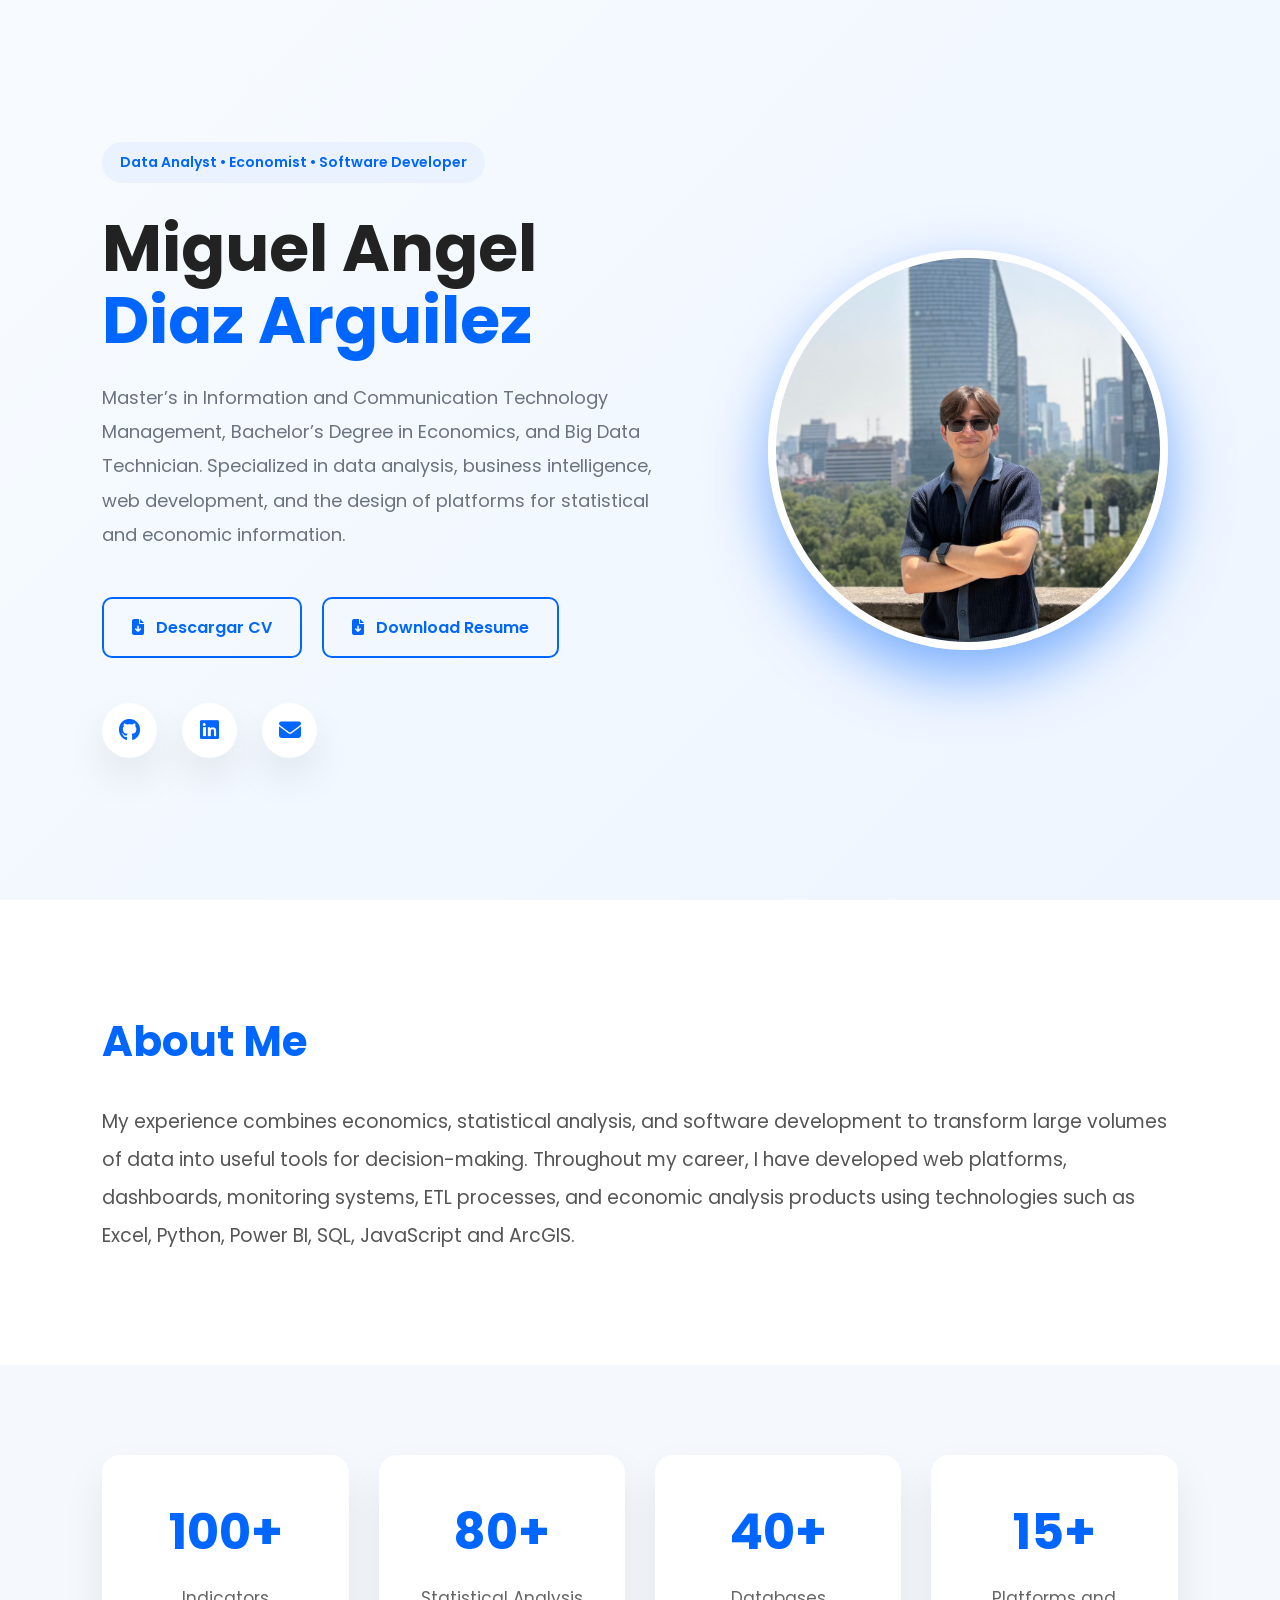
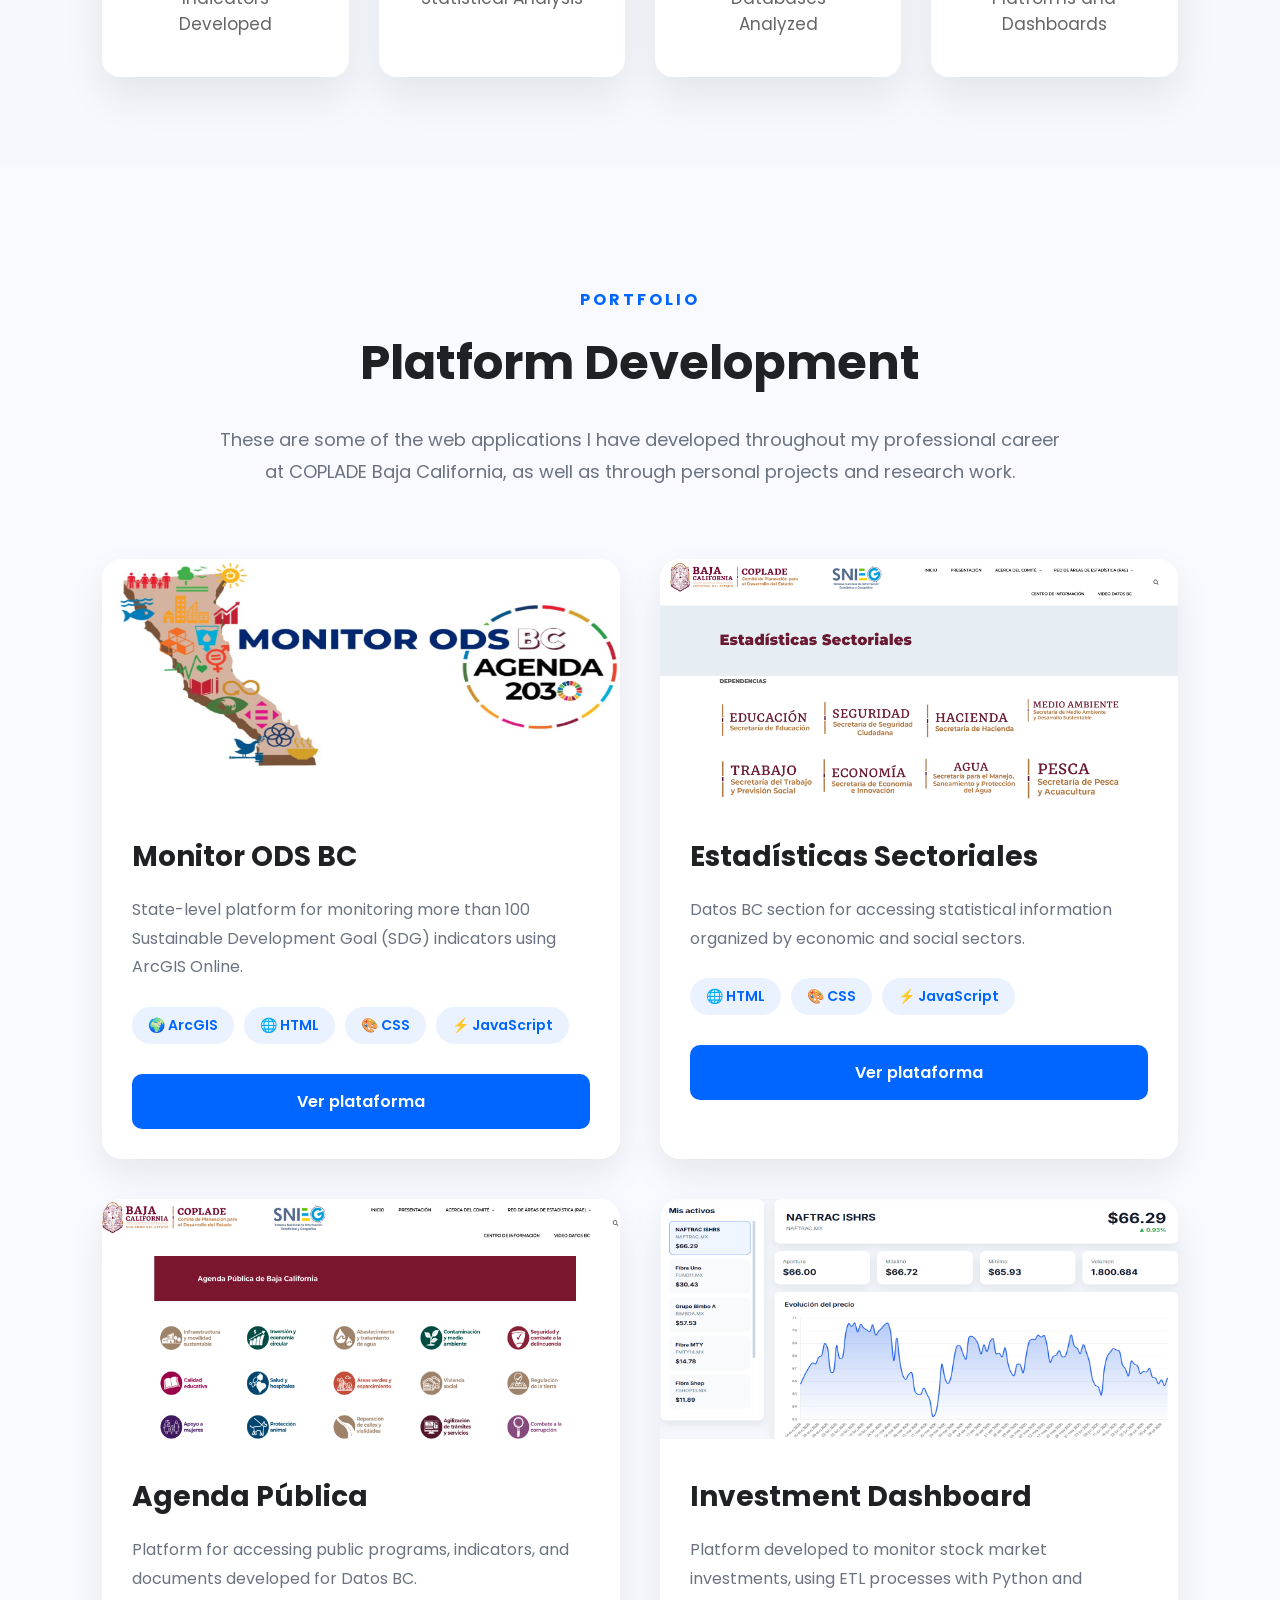
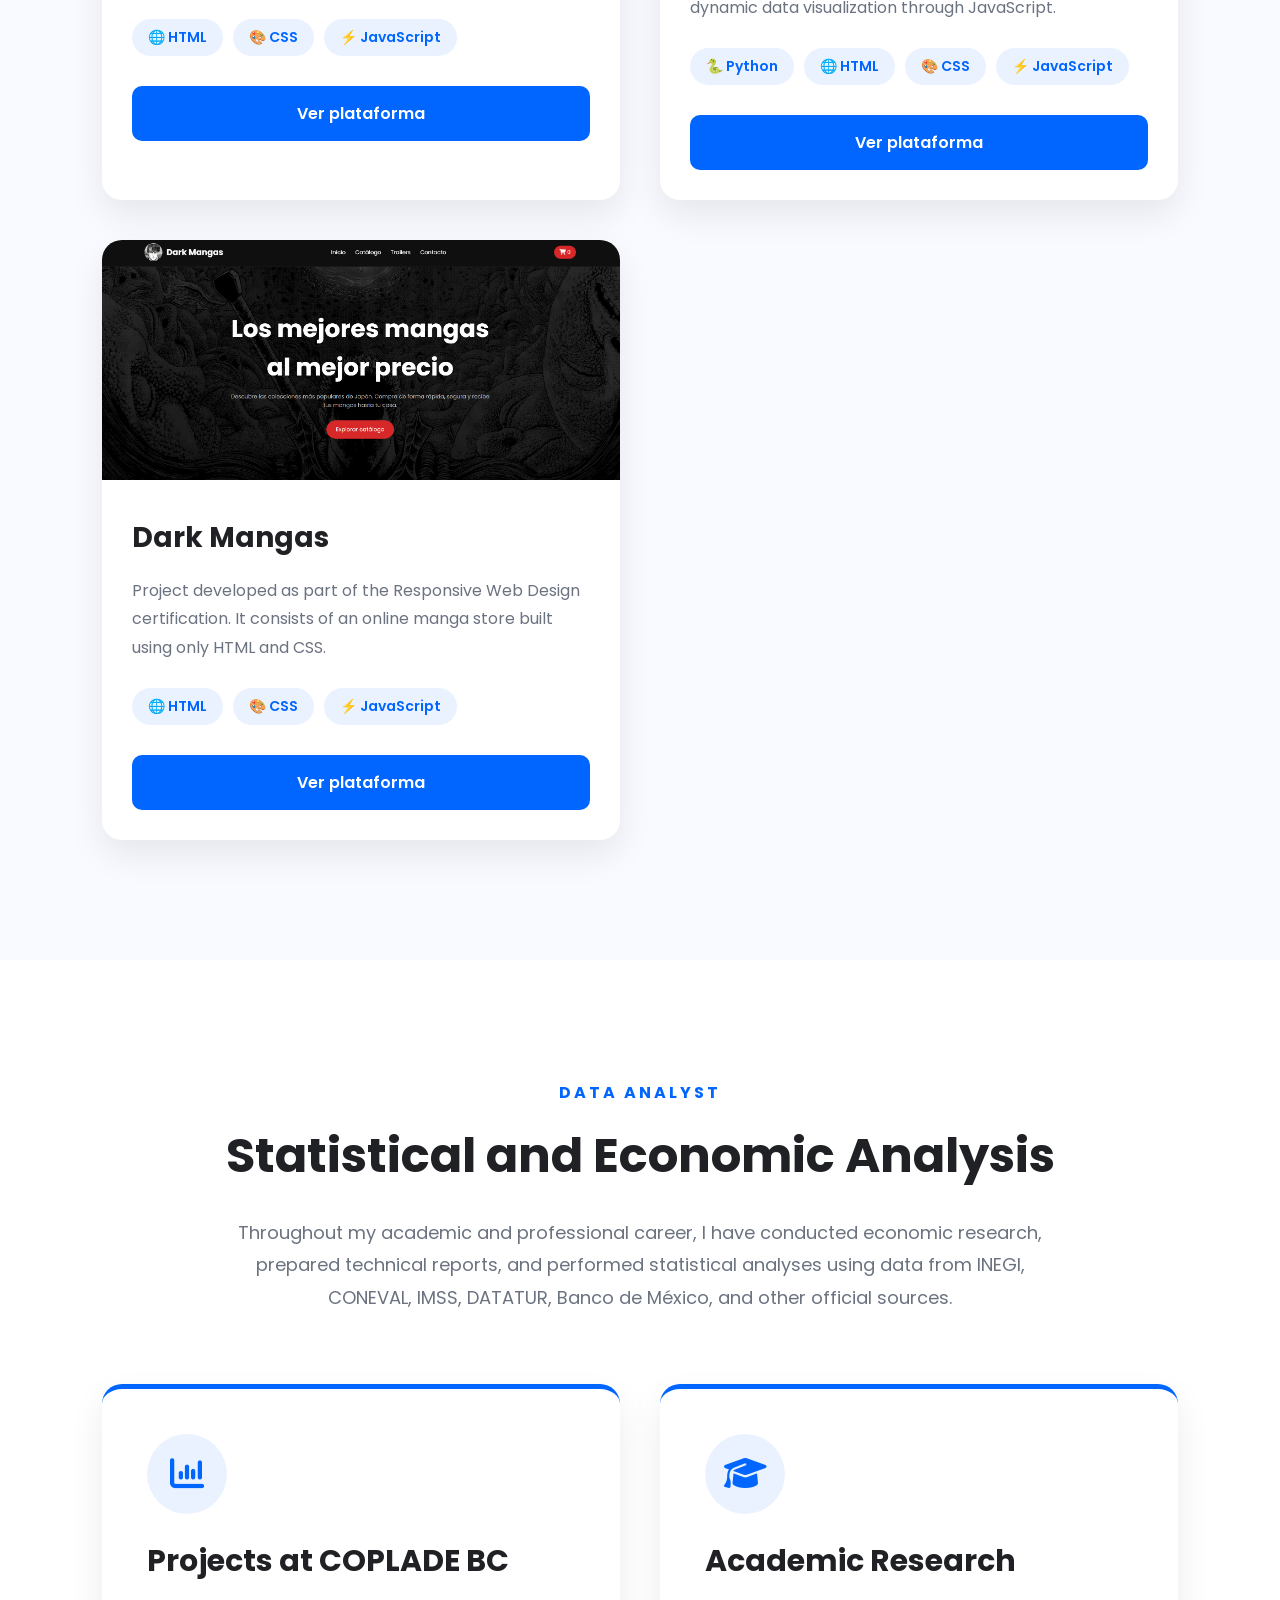
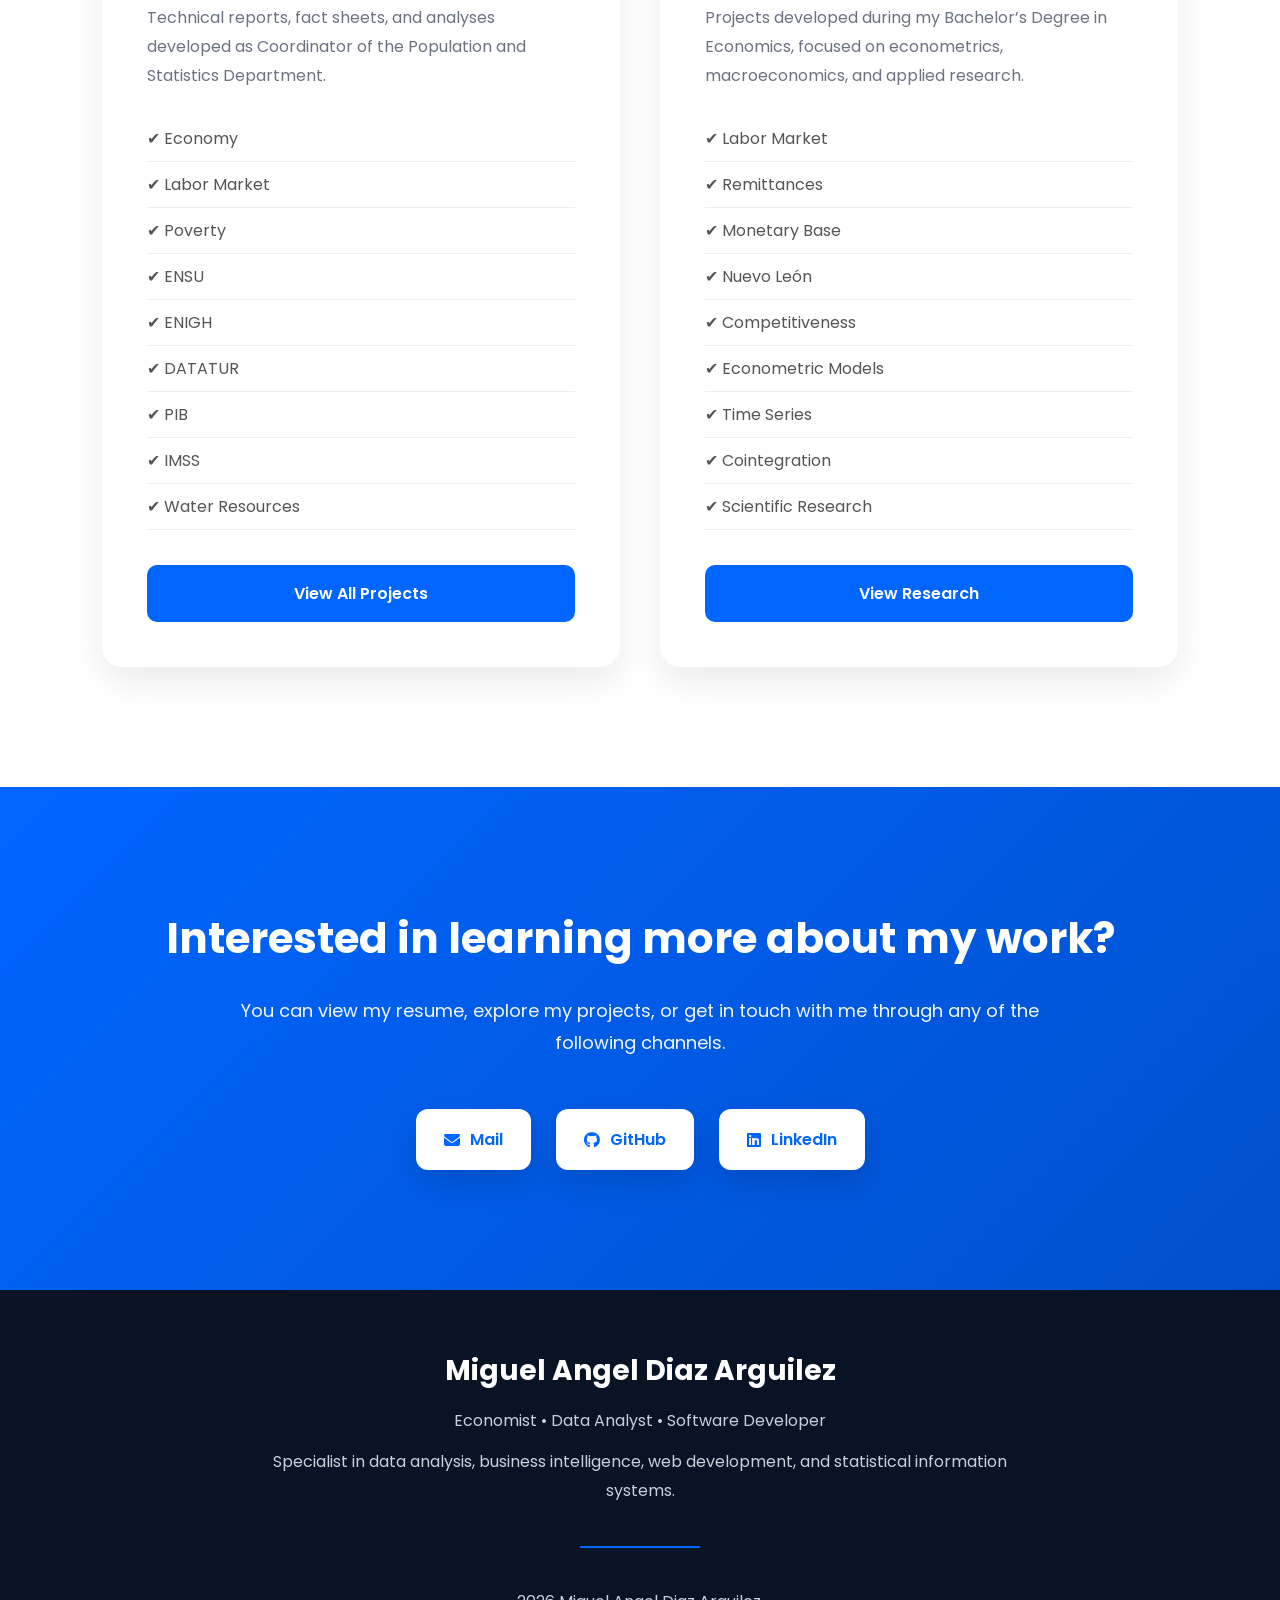
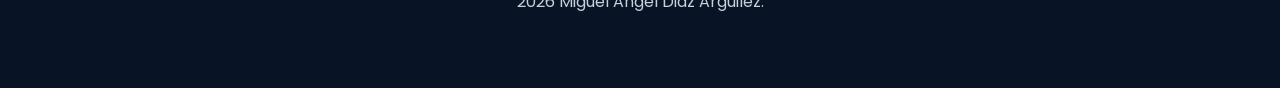
<file: index.html>
<!DOCTYPE html>
<html lang="es">

<head>
    <meta charset="UTF-8">
    <meta name="viewport" content="width=device-width, initial-scale=1.0">

    <title>Miguel Angel Diaz Arguilez | Portafolio</title>

    <!-- Google Fonts -->
    <link href="https://fonts.googleapis.com/css2?family=Poppins:wght@300;400;500;600;700&display=swap"
        rel="stylesheet">

    <!-- Font Awesome -->
    <link rel="stylesheet"
        href="https://cdnjs.cloudflare.com/ajax/libs/font-awesome/6.7.2/css/all.min.css">

    <link rel="stylesheet" href="css/styles.css">
</head>

<body>

    <!--=============================
        HERO
    ==============================-->

    <section class="hero">

        <div class="hero-container">

            <!-- Texto -->

            <div class="hero-text">

                <span class="badge">
                    Data Analyst • Economist • Software Developer
                </span>

                <h1>
                    Miguel Angel <br>
                    <span>Diaz Arguilez</span>
                </h1>

                <p>

                    Master’s in Information and Communication Technology Management,
                    Bachelor’s Degree in Economics, and Big Data Technician.

                    Specialized in data analysis, business intelligence, web development, and the design of platforms for statistical and economic information.

                </p>

                <!-- Botones -->

                <div class="hero-buttons">

                    <a href="cv/EN_Miguel Angel Diaz Arguilez.pdf" class="btn-secondary" target="_blank">

                        <i class="fa-solid fa-file-arrow-down"></i>

                        Descargar CV

                    </a>

                    <a href="cv/EN_Miguel Angel Diaz Arguilez.pdf" class="btn-secondary" target="_blank">

                        <i class="fa-solid fa-file-arrow-down"></i>

                        Download Resume

                    </a>

                </div>

                <!-- Redes -->

                <div class="social">

                    <a href="https://github.com/mdiaz44" target="_blank">

                        <i class="fab fa-github"></i>

                    </a>

                    <a href="https://www.linkedin.com/in/miguel-arguilez/" target="_blank">

                        <i class="fab fa-linkedin"></i>

                    </a>

                    <a href="mailto:miguel.diaz.arguilez@gmail.com">

                        <i class="fa-solid fa-envelope"></i>

                    </a>

                </div>

            </div>

            <!-- Foto -->

            <div class="hero-image">

                <img src="img/perfil.png" alt="Miguel Angel Diaz">

            </div>

        </div>

    </section>

    <!--=============================
        RESUMEN
    ==============================-->

    <section class="about">

        <div class="container">

            <h2>About Me</h2>

            <p>

                My experience combines economics, statistical analysis, and software development to transform large volumes of data into useful tools for decision-making.

                Throughout my career, I have developed web platforms, dashboards, monitoring systems, ETL processes, and economic analysis products using technologies such as Excel, Python, Power BI, SQL, JavaScript and ArcGIS.

            </p>

        </div>

    </section>

    <!--=============================
        ESTADÍSTICAS
    ==============================-->

    <section class="stats">

        <div class="container">

            <div class="stat-card">

                <h2>100+</h2>

                <p>Indicators Developed</p>

            </div>

            <div class="stat-card">

                <h2>80+</h2>

                <p>Statistical Analysis</p>

            </div>

            <div class="stat-card">

                <h2>40+</h2>

                <p>Databases Analyzed</p>

            </div>

            <div class="stat-card">

                <h2>15+</h2>

                <p>Platforms and Dashboards</p>

            </div>

        </div>

    </section>

    <!--====================================================
        DESARROLLO DE PLATAFORMAS
=====================================================-->

<section class="projects" id="proyectos">

    <div class="container">

        <div class="section-title">

            <span>PORTFOLIO</span>

            <h2>Platform Development</h2>

            <p>
                These are some of the web applications I have developed throughout my professional career at COPLADE Baja California, as well as through personal projects and research work.
            </p>

        </div>

        <div class="project-grid">

            <!-- ======================= -->

            <div class="project-card">

                <img src="img/monitor2.png" alt="Monitor ODS BC">

                <div class="project-content">

                    <h3>Monitor ODS BC</h3>

                    <p>

                        State-level platform for monitoring more than 100 Sustainable Development Goal (SDG) indicators using ArcGIS Online.

                    </p>

                    <div class="tech">

                        <span>🌍 ArcGIS</span>

                        <span>🌐 HTML</span>

                        <span>🎨 CSS</span>

                        <span>⚡ JavaScript</span>

                    </div>

                    <a href="https://ods-coplade-copladebc.hub.arcgis.com/"
                        target="_blank"
                        class="project-btn">

                        Ver plataforma

                    </a>

                </div>

            </div>

            <!-- ======================= -->

            <div class="project-card">

                <img src="img/sectoriales.png" alt="Datos BC">

                <div class="project-content">

                    <h3>Estadísticas Sectoriales</h3>

                    <p>

                        Datos BC section for accessing statistical information organized by economic and social sectors.

                    </p>

                    <div class="tech">

                        <span>🌐 HTML</span>

                        <span>🎨 CSS</span>

                        <span>⚡ JavaScript</span>

                    </div>

                    <a href="https://www.ceieg.bajacalifornia.gob.mx/estadisticas-sectoriales/"
                        target="_blank"
                        class="project-btn">

                        Ver plataforma

                    </a>

                </div>

            </div>

            <!-- ======================= -->

            <div class="project-card">

                <img src="img/agenda.png" alt="Agenda Pública">

                <div class="project-content">

                    <h3>Agenda Pública</h3>

                    <p>

                        Platform for accessing public programs, indicators, and documents developed for Datos BC.

                    </p>

                    <div class="tech">

                        <span>🌐 HTML</span>

                        <span>🎨 CSS</span>

                        <span>⚡ JavaScript</span>

                    </div>

                    <a href="https://www.ceieg.bajacalifornia.gob.mx/agenda2-publica-de-baja-california/"
                        target="_blank"
                        class="project-btn">

                        Ver plataforma

                    </a>

                </div>

            </div>

            <!-- ======================= -->

                        <div class="project-card">

                <img src="img/inversiones2.png" alt="Dashboard">

                <div class="project-content">

                    <h3>Investment Dashboard</h3>

                    <p>

                        Platform developed to monitor stock market investments, using ETL processes with Python and dynamic data visualization through JavaScript.

                    </p>

                    <div class="tech">

                        <span>🐍 Python</span>

                        <span>🌐 HTML</span>

                        <span>🎨 CSS</span>

                        <span>⚡ JavaScript</span>

                    </div>

                    <a href="https://mdiaz44.github.io/monitor_acciones_miguel/"
                        target="_blank"
                        class="project-btn">

                        Ver plataforma

                    </a>

                </div>

            </div>

            <!-- ======================= -->

            <div class="project-card">

                <img src="img/mangas.png" alt="Dark Mangas">

                <div class="project-content">

                    <h3>Dark Mangas</h3>

                    <p>

                        Project developed as part of the Responsive Web Design certification. It consists of an online manga store built using only HTML and CSS.

                    </p>

                    <div class="tech">

                        <span>🌐 HTML</span>

                        <span>🎨 CSS</span>

                        <span>⚡ JavaScript</span>

                    </div>

                    <a href="https://mdiaz44.github.io/responsive-web-design/"
                        target="_blank"
                        class="project-btn">

                        Ver plataforma

                    </a>

                </div>

            </div>

        </div>

    </div>

</section>

<!--====================================================
            ANALISIS ESTADISTICO
=====================================================-->

<section class="analysis" id="analisis">

    <div class="container">

        <div class="section-title">

            <span>DATA ANALYST</span>

            <h2>Statistical and Economic Analysis</h2>

            <p>

                Throughout my academic and professional career, I have conducted economic research, prepared technical reports, and performed statistical analyses using data from INEGI, CONEVAL, IMSS, DATATUR, Banco de México, and other official sources.

            </p>

        </div>

        <div class="analysis-grid">

            <!-- ================================= -->

            <div class="analysis-card">

                <div class="analysis-icon">

                    <i class="fa-solid fa-chart-column"></i>

                </div>

                <h3>Projects at COPLADE BC</h3>

                <p>

                    Technical reports, fact sheets, and analyses developed as Coordinator of the Population and Statistics Department.

                </p>

                <ul>

                    <li>✔ Economy</li>

                    <li>✔ Labor Market</li>

                    <li>✔ Poverty</li>

                    <li>✔ ENSU</li>

                    <li>✔ ENIGH</li>

                    <li>✔ DATATUR</li>

                    <li>✔ PIB</li>

                    <li>✔ IMSS</li>

                    <li>✔ Water Resources</li>

                </ul>

                <a href="analisis.html" class="analysis-btn">

                    View All Projects

                </a>

            </div>

            <!-- ================================= -->

            <div class="analysis-card">

                <div class="analysis-icon">

                    <i class="fa-solid fa-graduation-cap"></i>

                </div>

                <h3>Academic Research</h3>

                <p>

                    Projects developed during my Bachelor’s Degree in Economics, focused on econometrics, macroeconomics, and applied research.

                </p>

                <ul>

                    <li>✔ Labor Market</li>

                    <li>✔ Remittances</li>

                    <li>✔ Monetary Base</li>

                    <li>✔ Nuevo León</li>

                    <li>✔ Competitiveness</li>

                    <li>✔ Econometric Models</li>

                    <li>✔ Time Series</li>

                    <li>✔ Cointegration</li>

                    <li>✔ Scientific Research</li>

                </ul>

                <a href="analisis_economia.html" class="analysis-btn">

                    View Research

                </a>

            </div>

        </div>

    </div>

</section>

<!--====================================================
                CONTACTO
=====================================================-->

<section class="contact">

    <div class="container">

        <h2>Interested in learning more about my work?</h2>

        <p>

            You can view my resume, explore my projects, or get in touch with me through any of the following channels.

        </p>

        <div class="contact-buttons">

            <a href="mailto:miguel.diaz.arguilez@gmail.com">

                <i class="fa-solid fa-envelope"></i>

                Mail

            </a>

            <a href="https://github.com/mdiaz44" target="_blank">

                <i class="fab fa-github"></i>

                GitHub

            </a>

            <a href="https://linkedin.com/in/miguel-arguilez/" target="_blank">

                <i class="fab fa-linkedin"></i>

                LinkedIn

            </a>

        </div>

    </div>

</section>

<!--====================================================
                    FOOTER
=====================================================-->

<footer>

    <div class="container">

        <h3>Miguel Angel Diaz Arguilez</h3>

        <p>

            Economist • Data Analyst • Software Developer

        </p>

        <p>

            Specialist in data analysis, business intelligence, web development, and statistical information systems.

        </p>

        <hr>

        <p>

            2026 Miguel Angel Diaz Arguilez.

        </p>

    </div>

</footer>

</html>
</file>
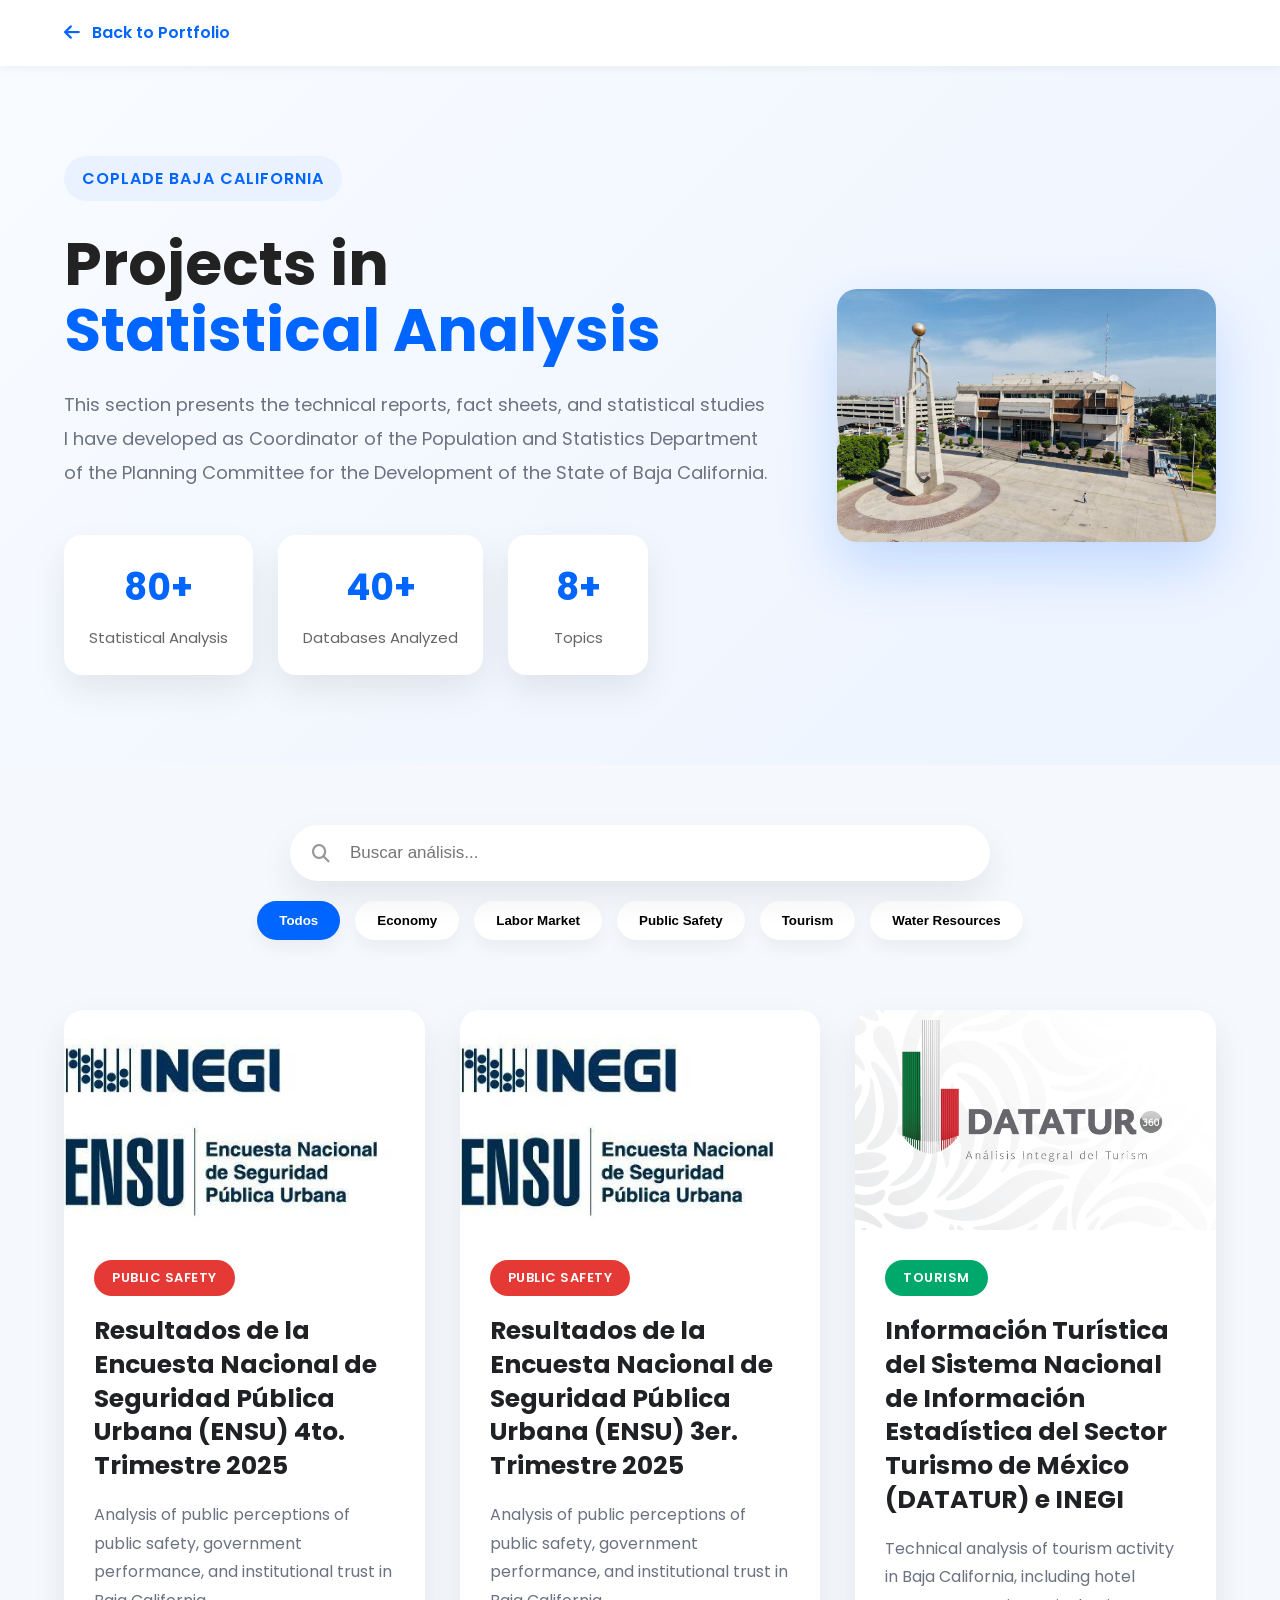
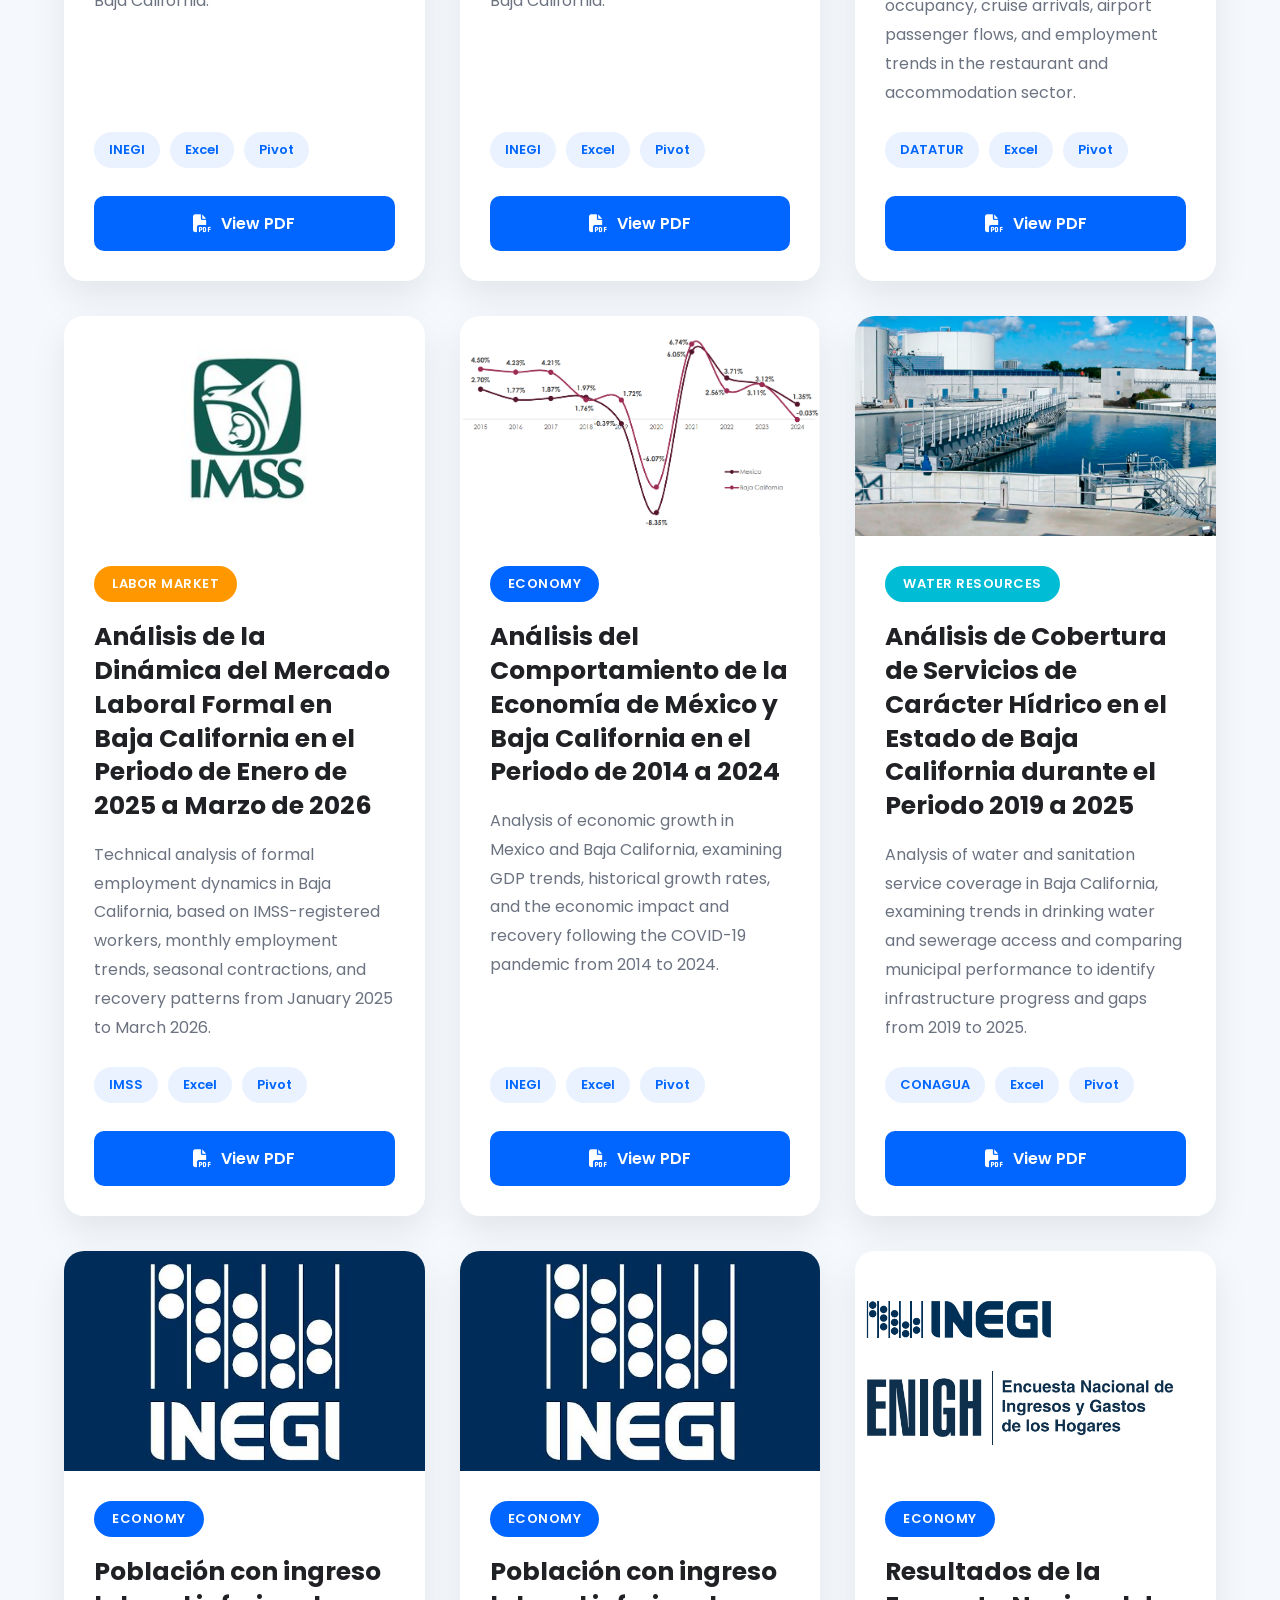
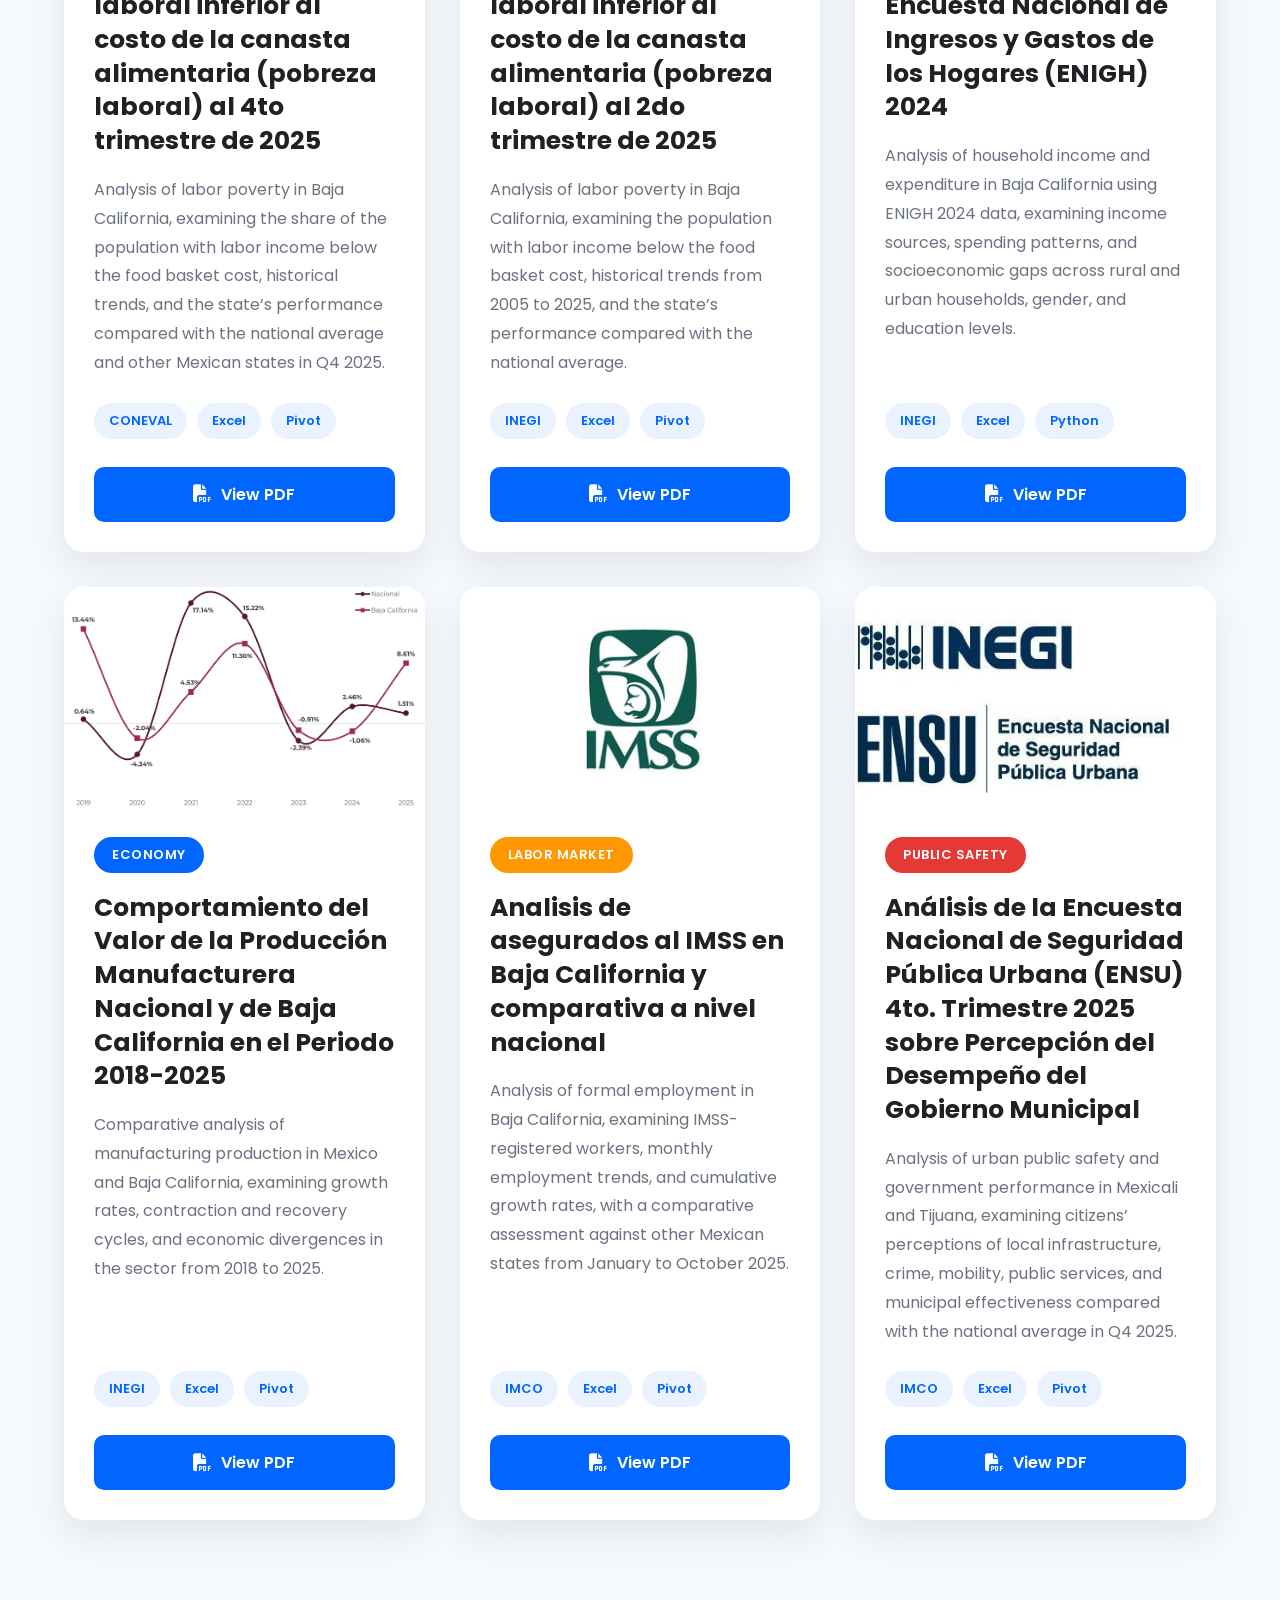
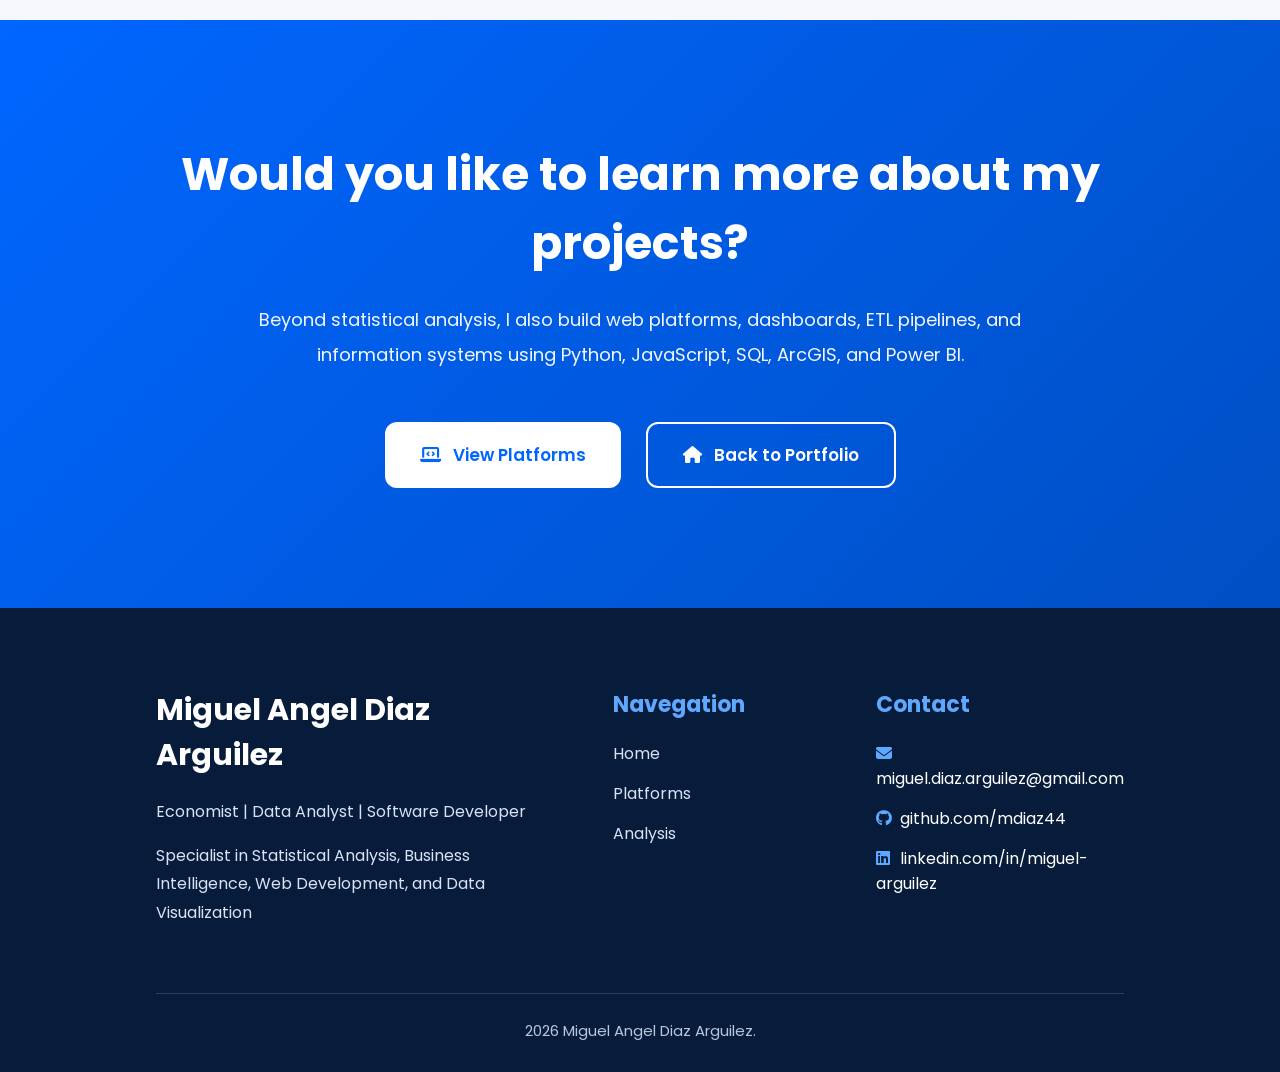
<file: analisis.html>
<!DOCTYPE html>
<html lang="es">

<head>

    <meta charset="UTF-8">

    <meta name="viewport" content="width=device-width, initial-scale=1.0">

    <title>Statistical Analysis | COPLADE Baja California</title>

    <!-- Google Fonts -->

    <link href="https://fonts.googleapis.com/css2?family=Poppins:wght@300;400;500;600;700&display=swap"
        rel="stylesheet">

    <!-- Font Awesome -->

    <link rel="stylesheet"
        href="https://cdnjs.cloudflare.com/ajax/libs/font-awesome/6.7.2/css/all.min.css">

    <link rel="stylesheet" href="css/analisis.css">

</head>

<body>

    <!--==================================================
                    MENU SUPERIOR
    ===================================================-->

    <header class="topbar">

        <div class="container">

            <a href="index.html" class="back-button">

                <i class="fa-solid fa-arrow-left"></i>

                Back to Portfolio

            </a>

        </div>

    </header>

    <!--==================================================
                    HERO
    ===================================================-->

    <section class="hero">

        <div class="container hero-content">

            <div class="hero-text">

                <span class="badge">

                    COPLADE BAJA CALIFORNIA

                </span>

                <h1>

                    Projects in<br>

                    <span>Statistical Analysis</span>

                </h1>

                <p>

                    This section presents the technical reports, fact sheets, and statistical studies I have developed as Coordinator of the Population and Statistics Department of the Planning Committee for the Development of the State of Baja California.

                </p>

                <div class="hero-info">

                    <div>

                        <h2>80+</h2>

                        <span>Statistical Analysis</span>

                    </div>

                    <div>

                        <h2>40+</h2>

                        <span>Databases Analyzed</span>

                    </div>

                    <div>

                        <h2>8+</h2>

                        <span>Topics</span>

                    </div>

                </div>

            </div>

            <div class="hero-image">

                <img src="img/edi_gob.jpeg"
                    alt="COPLADE">

            </div>

        </div>

    </section>

    <!--==================================================
                    BUSCADOR
    ===================================================-->

    <section class="search-section">

        <div class="container">

            <div class="search-box">

                <i class="fa-solid fa-magnifying-glass"></i>

                <input
                    type="text"
                    id="searchInput"
                    placeholder="Buscar análisis...">

            </div>

        </div>

    </section>

    <!--==================================================
                    FILTROS
    ===================================================-->

    <section class="filters">

        <div class="container">

            <button class="filter active">

                Todos

            </button>

            <button class="filter">

                Economy

            </button>

            <button class="filter">

                Labor Market

            </button>

            <button class="filter">

                Public Safety

            </button>

            <button class="filter">

                Tourism

            </button>

            <button class="filter">

                Water Resources

            </button>

        </div>

    </section>

    <!--==================================================
                INICIO DE LAS TARJETAS
    ===================================================-->

    <section class="documents">

        <div class="container">

            <div class="documents-grid">

                <!--
                    Aquí comenzarán todas las tarjetas
                    de los análisis estadísticos.
                --><!--==================================================
                TARJETA 1
===================================================-->

<div class="document-card">

    <img src="img/ENSU.jpg"
        alt="ENSU">

    <div class="document-content">

        <span class="category seguridad">
            Public Safety
        </span>

        <h3>
            Resultados de la Encuesta Nacional de Seguridad Pública Urbana (ENSU) 4to. Trimestre 2025
        </h3>

        <p>

            Analysis of public perceptions of public safety, government performance, and institutional trust in Baja California.

        </p>

        <div class="tags">

            <span>INEGI</span>

            <span>Excel</span>

            <span>Pivot</span>

        </div>

        <a href="pdf_analisis/Analisis_Percepción_desempeño_ENSU 4to trim 25.pdf"
            target="_blank"
            class="document-btn">

            <i class="fa-solid fa-file-pdf"></i>

            View PDF

        </a>

    </div>

</div>

<!--==================================================-->

<div class="document-card">

    <img src="img/ENSU.jpg"
        alt="ENIGH">

    <div class="document-content">

        <span class="category seguridad">
            Public Safety
        </span>

        <h3>

            Resultados de la Encuesta Nacional de Seguridad Pública Urbana (ENSU) 3er. Trimestre 2025

        </h3>

        <p>

            Analysis of public perceptions of public safety, government performance, and institutional trust in Baja California.

        </p>

        <div class="tags">

            <span>INEGI</span>

            <span>Excel</span>

            <span>Pivot</span>

        </div>

        <a href="pdf_analisis/Ficha-informativa-ENSU-3er-trim-25_con_graficas.pdf"
            class="document-btn"
            target="_blank">

            <i class="fa-solid fa-file-pdf"></i>

            View PDF

        </a>

    </div>

</div>

<!--==================================================-->

<div class="document-card">

    <img src="img/turismo.png"
        alt="Turismo">

    <div class="document-content">

        <span class="category turismo">

            Tourism

        </span>

        <h3>

            Información Turística del Sistema Nacional de Información Estadística del Sector Turismo de México (DATATUR) e INEGI

        </h3>

        <p>

            Technical analysis of tourism activity in Baja California, including hotel occupancy, cruise arrivals, airport passenger flows, and employment trends in the restaurant and accommodation sector.

        </p>

        <div class="tags">

            <span>DATATUR</span>

            <span>Excel</span>

            <span>Pivot</span>

        </div>

        <a href="pdf_analisis/INFORMACIÓN-SOBRE-TURISMO-DE-BAJA-CALIFORNIA-01.26-2.pdf"
            target="_blank"
            class="document-btn">

            <i class="fa-solid fa-file-pdf"></i>

            View PDF

        </a>

    </div>

</div>

<!--==================================================-->

<div class="document-card">

    <img src="img/IMSS.jpg"
        alt="IMSS">

    <div class="document-content">

        <span class="category empleo">

            Labor Market

        </span>

        <h3>

            Análisis de la Dinámica del Mercado Laboral Formal en Baja California en el Periodo de Enero de 2025 a Marzo de 2026

        </h3>

        <p>

            Technical analysis of formal employment dynamics in Baja California, based on IMSS-registered workers, monthly employment trends, seasonal contractions, and recovery patterns from January 2025 to March 2026.

        </p>

        <div class="tags">

            <span>IMSS</span>

            <span>Excel</span>

            <span>Pivot</span>

        </div>

        <a href="pdf_analisis/trabajadores_IMSS_1_trim_2025_vs_2026.pdf"
            target="_blank"
            class="document-btn">

            <i class="fa-solid fa-file-pdf"></i>

            View PDF

        </a>

    </div>

</div>

<!--==================================================-->

<div class="document-card">

    <img src="img/PIB.png"
        alt="PIB">

    <div class="document-content">

        <span class="category economia">

            Economy

        </span>

        <h3>

            Análisis del Comportamiento de la Economía de México y Baja California en el Periodo de 2014 a 2024

        </h3>

        <p>

            Analysis of economic growth in Mexico and Baja California, examining GDP trends, historical growth rates, and the economic impact and recovery following the COVID-19 pandemic from 2014 to 2024.

        </p>

        <div class="tags">

            <span>INEGI</span>

            <span>Excel</span>

            <span>Pivot</span>

        </div>

        <a href="pdf_analisis/Analisis_PIB_Nacional_y_Estatal.pdf"
            target="_blank"
            class="document-btn">

            <i class="fa-solid fa-file-pdf"></i>

            View PDF

        </a>

    </div>

</div>

<!--==================================================-->

<div class="document-card">

    <img src="img/agua.jpg"
        alt="Agua">

    <div class="document-content">

        <span class="category agua">

            Water Resources

        </span>

        <h3>

            Análisis de Cobertura de Servicios de Carácter Hídrico en el Estado de Baja California durante el Periodo 2019 a 2025

        </h3>

        <p>

            Analysis of water and sanitation service coverage in Baja California, examining trends in drinking water and sewerage access and comparing municipal performance to identify infrastructure progress and gaps from 2019 to 2025.

        </p>

        <div class="tags">

            <span>CONAGUA</span>

            <span>Excel</span>

            <span>Pivot</span>

        </div>

        <a href="pdf_analisis/Analisis_Disponibilidad_Agua_datos_informe_ver_4-1.pdf"
            class="document-btn"
            target="_blank">

            <i class="fa-solid fa-file-pdf"></i>

            View PDF

        </a>

    </div>

</div>

<!--==================================================
                TARJETA 7
===================================================-->

<div class="document-card">

    <img src="img/inegi.jpg" alt="Pobreza Laboral">

    <div class="document-content">

        <span class="category economia">

            Economy

        </span>

        <h3>

            Población con ingreso laboral inferior al costo de la canasta alimentaria (pobreza laboral) al 4to trimestre de 2025

        </h3>

        <p>

            Analysis of labor poverty in Baja California, examining the share of the population with labor income below the food basket cost, historical trends, and the state’s performance compared with the national average and other Mexican states in Q4 2025.

        </p>

        <div class="tags">

            <span>CONEVAL</span>

            <span>Excel</span>

            <span>Pivot</span>

        </div>

        <a href="pdf_analisis/ficha_pobreza_laboral_4to_trimestre_2025_ver_3.pdf"
            target="_blank"
            class="document-btn">

            <i class="fa-solid fa-file-pdf"></i>

            View PDF

        </a>

    </div>

</div>

<!--==================================================-->

<div class="document-card">

    <img src="img/inegi.jpg" alt="Inflación">

    <div class="document-content">

        <span class="category economia">

            Economy

        </span>

        <h3>

            Población con ingreso laboral inferior al costo de la canasta alimentaria (pobreza laboral) al 2do trimestre de 2025

        </h3>

        <p>

            Analysis of labor poverty in Baja California, examining the population with labor income below the food basket cost, historical trends from 2005 to 2025, and the state’s performance compared with the national average.

        </p>

        <div class="tags">

            <span>INEGI</span>

            <span>Excel</span>

            <span>Pivot</span>

        </div>

        <a href="pdf_analisis/ficha_pobreza_laboral_2do_trimestre_2025.pdf"
            target="_blank"
            class="document-btn">

            <i class="fa-solid fa-file-pdf"></i>

            View PDF

        </a>

    </div>

</div>

<!--==================================================-->

<div class="document-card">

    <img src="img/ENIGH.png" alt="Población">

    <div class="document-content">

        <span class="category economia">

            Economy

        </span>

        <h3>

            Resultados de la Encuesta Nacional de Ingresos y Gastos de los Hogares (ENIGH) 2024

        </h3>

        <p>

            Analysis of household income and expenditure in Baja California using ENIGH 2024 data, examining income sources, spending patterns, and socioeconomic gaps across rural and urban households, gender, and education levels.

        </p>

        <div class="tags">

            <span>INEGI</span>

            <span>Excel</span>

            <span>Python</span>

        </div>

        <a href="pdf_analisis/Ficha informativa ENIGH 2024_ver4.pdf"
            target="_blank"
            class="document-btn">

            <i class="fa-solid fa-file-pdf"></i>

            View PDF

        </a>

    </div>

</div>

<!--==================================================-->

<div class="document-card">

    <img src="img/manufactura.png" alt="Manufactura">

    <div class="document-content">

        <span class="category economia">

            Economy

        </span>

        <h3>

            Comportamiento del Valor de la Producción Manufacturera Nacional y de Baja California en el Periodo 2018-2025

        </h3>

        <p>

            Comparative analysis of manufacturing production in Mexico and Baja California, examining growth rates, contraction and recovery cycles, and economic divergences in the sector from 2018 to 2025.

        </p>

        <div class="tags">

            <span>INEGI</span>

            <span>Excel</span>

            <span>Pivot</span>

        </div>

        <a href="pdf_analisis/Ficha_Manufactura_BC_vs_Nacional-Con-OBS-1.pdf"
            target="_blank"
            class="document-btn">

            <i class="fa-solid fa-file-pdf"></i>

            View PDF

        </a>

    </div>

</div>

<!--==================================================-->

<div class="document-card">

    <img src="img/IMSS.jpg" alt="Competitividad">

    <div class="document-content">

        <span class="category empleo">

            Labor Market

        </span>

        <h3>

            Analisis de asegurados al IMSS en Baja California y comparativa a nivel nacional

        </h3>

        <p>

            Analysis of formal employment in Baja California, examining IMSS-registered workers, monthly employment trends, and cumulative growth rates, with a comparative assessment against other Mexican states from January to October 2025.

        </p>

        <div class="tags">

            <span>IMCO</span>

            <span>Excel</span>

            <span>Pivot</span>

        </div>

        <a href="pdf_analisis/Asegurados_BC_respecto_pais_4.pdf"
            target="_blank"
            class="document-btn">

            <i class="fa-solid fa-file-pdf"></i>

            View PDF

        </a>

    </div>

</div>

<!--==================================================-->

<div class="document-card">

    <img src="img/ENSU.jpg" alt="Competitividad">

    <div class="document-content">

        <span class="category seguridad">

            Public Safety

        </span>

        <h3>

            Análisis de la Encuesta Nacional de Seguridad Pública Urbana (ENSU) 4to. Trimestre 2025 sobre Percepción del Desempeño del Gobierno Municipal

        </h3>

        <p>

            Analysis of urban public safety and government performance in Mexicali and Tijuana, examining citizens’ perceptions of local infrastructure, crime, mobility, public services, and municipal effectiveness compared with the national average in Q4 2025.

        </p>

        <div class="tags">

            <span>IMCO</span>

            <span>Excel</span>

            <span>Pivot</span>

        </div>

        <a href="pdf_analisis/Analisis_Percepción_desempeño_ENSU 4to trim 25.pdf"
            target="_blank"
            class="document-btn">

            <i class="fa-solid fa-file-pdf"></i>

            View PDF

        </a>

    </div>

</div>

<!--==================================================
        FIN DE LA GALERÍA
===================================================-->

            </div>

        </div>

    </section>

<!--==================================================
                LLAMADA A LA ACCIÓN
===================================================-->

<section class="cta">

    <div class="container">

        <div class="cta-box">

            <h2>

                Would you like to learn more about my projects?

            </h2>

            <p>

                Beyond statistical analysis, I also build web platforms, dashboards, ETL pipelines, and information systems using Python, JavaScript, SQL, ArcGIS, and Power BI.

            </p>

            <div class="cta-buttons">

                <a href="index.html#proyectos" class="btn-primary">

                    <i class="fa-solid fa-laptop-code"></i>

                    View Platforms

                </a>

                <a href="index.html" class="btn-secondary">

                    <i class="fa-solid fa-house"></i>

                    Back to Portfolio

                </a>

            </div>

        </div>

    </div>

</section>

<!--==================================================
                    FOOTER
===================================================-->

<footer>

    <div class="container">

        <div class="footer-content">

            <div class="footer-about">

                <h3>

                    Miguel Angel Diaz Arguilez

                </h3>

                <p>

                    Economist | Data Analyst | Software Developer

                </p>

                <p>

                    Specialist in Statistical Analysis, Business Intelligence, Web Development, and Data Visualization

                </p>

            </div>

            <div class="footer-links">

                <h4>

                    Navegation

                </h4>

                <ul>

                    <li>

                        <a href="index.html">

                            Home

                        </a>

                    </li>

                    <li>

                        <a href="index.html#proyectos">

                            Platforms

                        </a>

                    </li>

                    <li>

                        <a href="index.html#analisis">

                            Analysis

                        </a>

                    </li>

                </ul>

            </div>

            <div class="footer-contact">

                <h4>

                    Contact

                </h4>

                <ul>

                    <li>

                        <i class="fa-solid fa-envelope"></i>

                        miguel.diaz.arguilez@gmail.com

                    </li>

                    <li>

                        <i class="fab fa-github"></i>

                        github.com/mdiaz44

                    </li>

                    <li>

                        <i class="fab fa-linkedin"></i>

                        linkedin.com/in/miguel-arguilez

                    </li>

                </ul>

            </div>

        </div>

        <hr>

        <div class="footer-bottom">

            <p>

                2026 Miguel Angel Diaz Arguilez.

            </p>

        </div>

    </div>

</footer>

<!--==================================================
            BOTÓN VOLVER ARRIBA
===================================================-->

<button id="topBtn">

    <i class="fa-solid fa-chevron-up"></i>

</button>

<!--==================================================
            JAVASCRIPT
===================================================-->

<script src="js/analisis.js"></script>

</body>

</html>
</file>
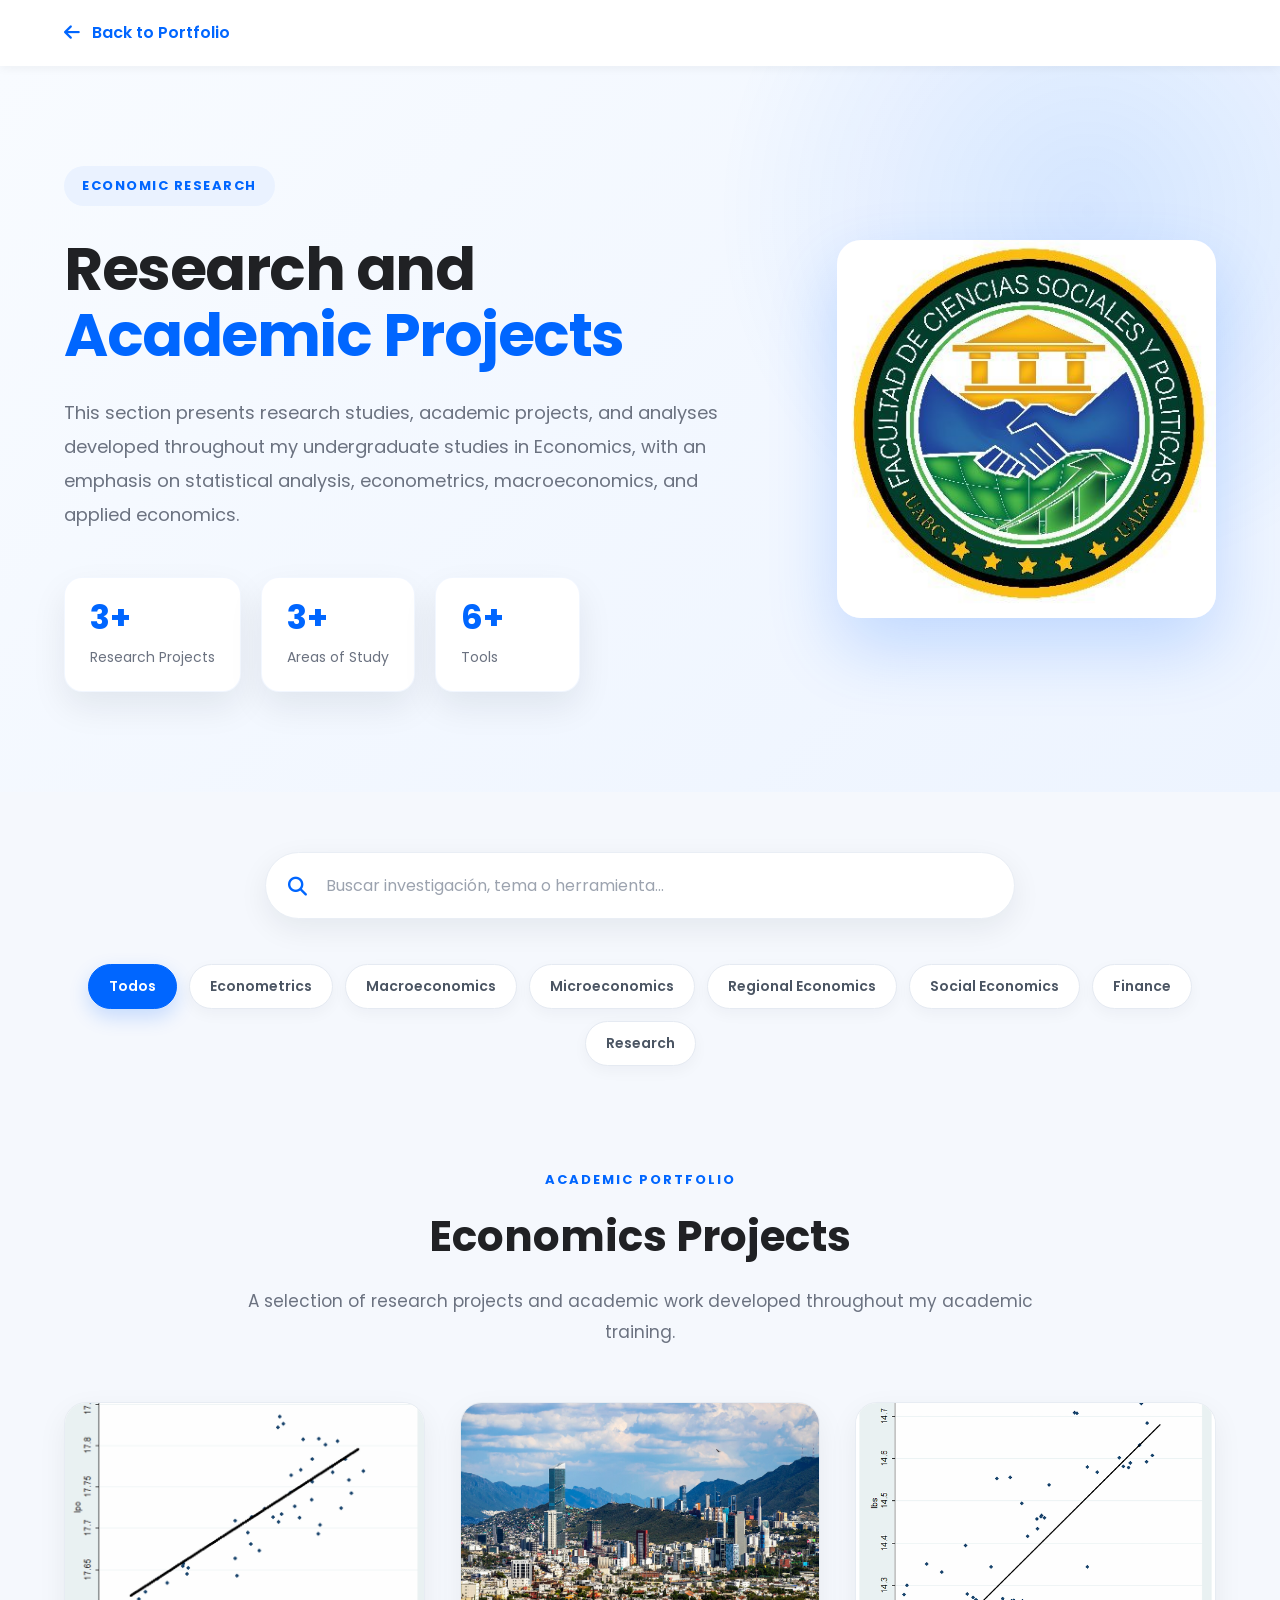
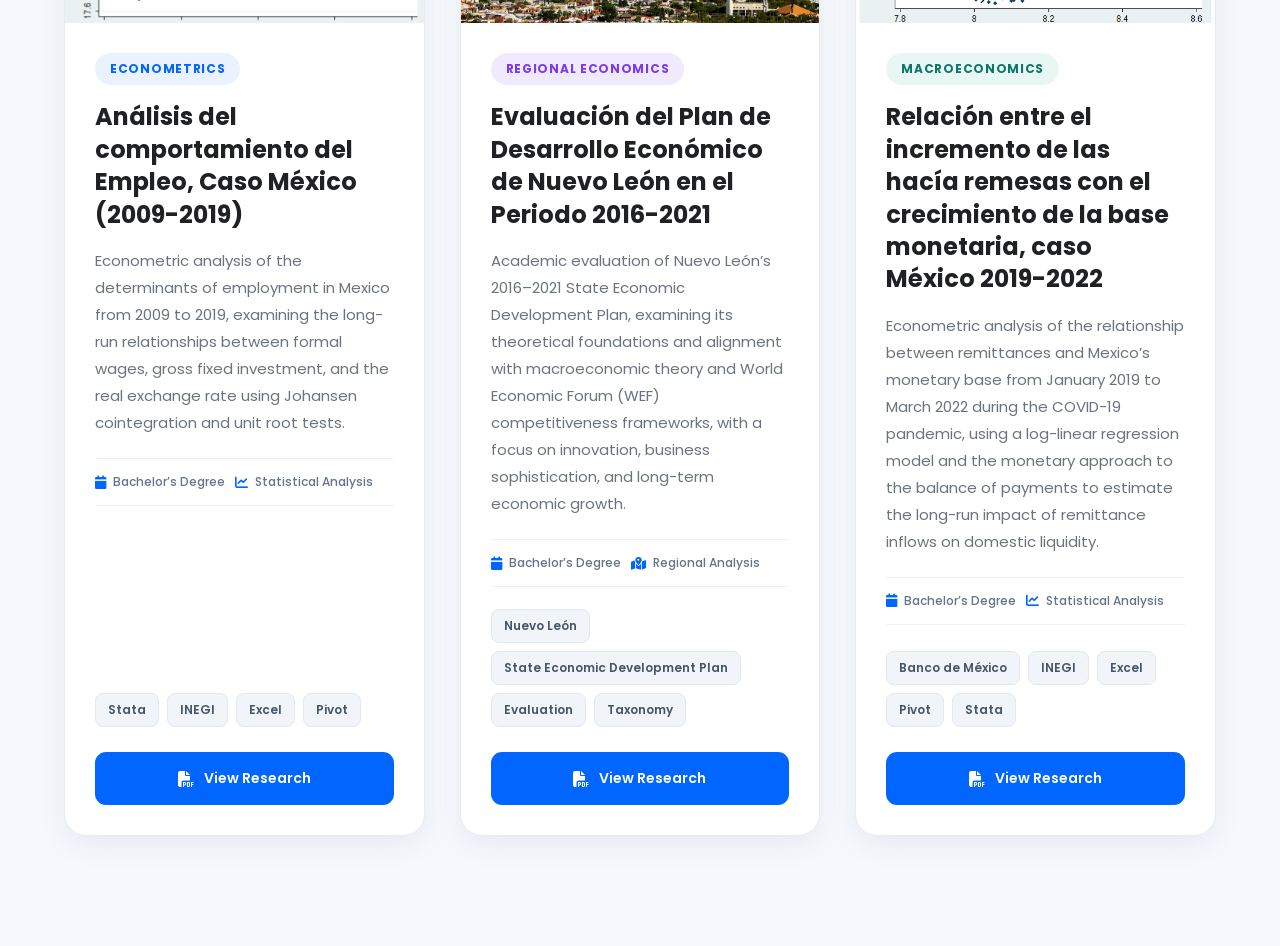
<file: analisis_economia.html>
<!DOCTYPE html>
<html lang="es">

<head>

    <meta charset="UTF-8">

    <meta name="viewport" content="width=device-width, initial-scale=1.0">

    <title>Investigaciones Económicas | Miguel Angel Diaz Arguilez</title>

    <!-- Google Fonts -->

    <link
        href="https://fonts.googleapis.com/css2?family=Poppins:wght@300;400;500;600;700&display=swap"
        rel="stylesheet">

    <!-- Font Awesome -->

    <link
        rel="stylesheet"
        href="https://cdnjs.cloudflare.com/ajax/libs/font-awesome/6.7.2/css/all.min.css">

    <!-- CSS -->

    <link rel="stylesheet" href="css/analisis_economia.css">

</head>


<body>


<!--==================================================
                MENU SUPERIOR
===================================================-->

<header class="topbar">

    <div class="container">

        <a href="index.html" class="back-button">

            <i class="fa-solid fa-arrow-left"></i>

            Back to Portfolio

        </a>

    </div>

</header>



<!--==================================================
                    HERO
===================================================-->

<section class="hero">

    <div class="container hero-content">


        <!-- TEXTO -->

        <div class="hero-text">

            <span class="badge">

                ECONOMIC RESEARCH

            </span>


            <h1>

                Research and
                <br>

                <span>Academic Projects</span>

            </h1>


            <p>

                This section presents research studies, academic projects, and analyses developed throughout my undergraduate studies in Economics, with an emphasis on statistical analysis, econometrics, macroeconomics, and applied economics.

            </p>


            <!-- ESTADISTICAS -->

            <div class="hero-info">


                <div>

                    <h2>3+</h2>

                    <span>

                        Research Projects

                    </span>

                </div>


                <div>

                    <h2>3+</h2>

                    <span>

                        Areas of Study

                    </span>

                </div>


                <div>

                    <h2>6+</h2>

                    <span>

                        Tools

                    </span>

                </div>


            </div>

        </div>



        <!-- IMAGEN -->

        <div class="hero-image">

            <img
                src="img/economia.jpg"
                alt="Investigación económica">

        </div>


    </div>

</section>



<!--==================================================
                    BUSCADOR
===================================================-->

<section class="search-section">

    <div class="container">


        <div class="search-box">

            <i class="fa-solid fa-magnifying-glass"></i>


            <input
                type="text"
                id="searchInput"
                placeholder="Buscar investigación, tema o herramienta...">

        </div>


    </div>

</section>



<!--==================================================
                    FILTROS
===================================================-->

<section class="filters">

    <div class="container">


        <button
            class="filter active"
            data-category="todos">

            Todos

        </button>


        <button
            class="filter"
            data-category="econometria">

            Econometrics

        </button>


        <button
            class="filter"
            data-category="macroeconomia">

            Macroeconomics

        </button>


        <button
            class="filter"
            data-category="microeconomia">

            Microeconomics

        </button>


        <button
            class="filter"
            data-category="economia-regional">

            Regional Economics

        </button>


        <button
            class="filter"
            data-category="economia-social">

            Social Economics

        </button>


        <button
            class="filter"
            data-category="finanzas">

            Finance

        </button>


        <button
            class="filter"
            data-category="investigacion">

            Research

        </button>


    </div>

</section>



<!--==================================================
                INICIO DOCUMENTOS
===================================================-->

<section class="documents">

    <div class="container">


        <div class="documents-header">

            <span>

                ACADEMIC PORTFOLIO

            </span>


            <h2>

                Economics Projects

            </h2>


            <p>

                A selection of research projects and academic work developed throughout my academic training.

            </p>

        </div>



        <!--==================================================
                    GRID DE INVESTIGACIONES
        ===================================================-->

        <div class="documents-grid">

<div class="document-card">

    <img
        src="img/empleo_economia.png"
        alt="Mercado laboral">

    <div class="document-content">

        <span class="category econometria">

            Econometrics

        </span>

        <h3>

            Análisis del comportamiento del Empleo, Caso México (2009-2019)

        </h3>

        <p>

            Econometric analysis of the determinants of employment in Mexico from 2009 to 2019, examining the long-run relationships between formal wages, gross fixed investment, and the real exchange rate using Johansen cointegration and unit root tests.

        </p>

        <div class="research-info">

            <span>

                <i class="fa-solid fa-calendar"></i>

                Bachelor’s Degree

            </span>

            <span>

                <i class="fa-solid fa-chart-line"></i>

                Statistical Analysis

            </span>

        </div>

        <div class="tags">

            <span>Stata</span>
            
            <span>INEGI</span>

            <span>Excel</span>

            <span>Pivot</span>

        </div>

        <a
            href="pdf_economia/Miguel Angel Diaz Arguilez - Avance general del Artículo Científico_EADR (1).docx.pdf"
            target="_blank"
            class="document-btn">

            <i class="fa-solid fa-file-pdf"></i>

            View Research

        </a>

    </div>

</div>


<!--==================================================
                INVESTIGACIÓN 2
===================================================-->

<div class="document-card">

    <img
        src="img/Monterrey.jpg"
        alt="Remesas">

    <div class="document-content">

        <span class="category economia-regional">

            Regional Economics

        </span>

        <h3>

            Evaluación del Plan de Desarrollo Económico de Nuevo León en el Periodo 2016-2021

        </h3>

        <p>

            Academic evaluation of Nuevo León’s 2016–2021 State Economic Development Plan, examining its theoretical foundations and alignment with macroeconomic theory and World Economic Forum (WEF) competitiveness frameworks, with a focus on innovation, business sophistication, and long-term economic growth.

        </p>

        <div class="research-info">

            <span>

                <i class="fa-solid fa-calendar"></i>

                Bachelor’s Degree
                
            </span>

            <span>

                <i class="fa-solid fa-map-location-dot"></i>

                Regional Analysis

            </span>

        </div>

        <div class="tags">

            <span>Nuevo León</span>

            <span>State Economic Development Plan</span>

            <span>Evaluation</span>

            <span>Taxonomy</span>
        </div>

        <a
            href="pdf_economia/Evaluación del Plan de Desarrollo Económico de Nuevo León en el Periodo 2016-2021.docx.pdf"
            target="_blank"
            class="document-btn">

            <i class="fa-solid fa-file-pdf"></i>

            View Research

        </a>

    </div>

</div>


<!--==================================================
                INVESTIGACIÓN 3
===================================================-->

<div class="document-card">

    <img
        src="img/monetario.png"
        alt="Base monetaria">

    <div class="document-content">

        <span class="category macroeconomia">

            Macroeconomics

        </span>

        <h3>

            Relación entre el incremento de las hacía remesas con el crecimiento de la base monetaria, caso México 2019-2022

        </h3>

        <p>

            Econometric analysis of the relationship between remittances and Mexico’s monetary base from January 2019 to March 2022 during the COVID-19 pandemic, using a log-linear regression model and the monetary approach to the balance of payments to estimate the long-run impact of remittance inflows on domestic liquidity.

        </p>

        <div class="research-info">

            <span>

                <i class="fa-solid fa-calendar"></i>

                Bachelor’s Degree

            </span>

            <span>

                <i class="fa-solid fa-chart-line"></i>

                Statistical Analysis

            </span>

        </div>

        <div class="tags">

            <span>Banco de México</span>

            <span>INEGI</span>

            <span>Excel</span>

            <span>Pivot</span>

            <span>Stata</span>

        </div>

        <a
            href="pdf_economia/Relacion entre el incremento de las remesas con el crecimiento de la base monetaria, caso Mexico 2019-2022.docx.pdf"
            target="_blank"
            class="document-btn">

            <i class="fa-solid fa-file-pdf"></i>

            View Research

        </a>

    </div>

</div>

<script src="js/analisis_economia.js"></script>
</file>
<file: css/styles.css>
/*=========================================
    RESET
=========================================*/

*{
    margin:0;
    padding:0;
    box-sizing:border-box;
}

html{
    scroll-behavior:smooth;
}

body{

    font-family:'Poppins',sans-serif;

    background:#F5F8FD;

    color:#222;

    overflow-x:hidden;

}

/*=========================================
    VARIABLES
=========================================*/

:root{

    --primary:#0066FF;

    --primary-dark:#004FC4;

    --primary-light:#EAF2FF;

    --text:#202124;

    --text-light:#6B7280;

    --white:#ffffff;

    --shadow:0 20px 40px rgba(0,0,0,.08);

}

/*=========================================
    HERO
=========================================*/

.hero{

    min-height:100vh;

    display:flex;

    align-items:center;

    background:
    linear-gradient(135deg,#F7FBFF,#EEF5FF);

    padding:80px 8%;

}

.hero-container{

    width:100%;

    max-width:1400px;

    margin:auto;

    display:grid;

    grid-template-columns:1fr 420px;

    gap:80px;

    align-items:center;

}

/*=========================================
    TEXTO
=========================================*/

.badge{

    display:inline-block;

    background:var(--primary-light);

    color:var(--primary);

    padding:10px 18px;

    border-radius:30px;

    font-size:14px;

    font-weight:600;

    margin-bottom:30px;

}

.hero h1{

    font-size:65px;

    line-height:1.1;

    margin-bottom:25px;

    font-weight:700;

}

.hero h1 span{

    color:var(--primary);

}

.hero p{

    font-size:18px;

    color:var(--text-light);

    line-height:1.9;

    max-width:700px;

}

/*=========================================
    BOTONES
=========================================*/

.hero-buttons{

    display:flex;

    gap:20px;

    margin-top:45px;

    flex-wrap:wrap;

}

.btn-primary{

    background:var(--primary);

    color:white;

    padding:16px 28px;

    border-radius:10px;

    text-decoration:none;

    font-weight:600;

    transition:.3s;

}

.btn-primary:hover{

    background:var(--primary-dark);

    transform:translateY(-3px);

}

.btn-secondary{

    border:2px solid var(--primary);

    color:var(--primary);

    padding:16px 28px;

    border-radius:10px;

    text-decoration:none;

    font-weight:600;

    transition:.3s;

}

.btn-secondary:hover{

    background:var(--primary);

    color:white;

}

/*=========================================
    ICONOS
=========================================*/

.hero-buttons i{

    margin-right:8px;

}

.social{

    margin-top:45px;

    display:flex;

    gap:25px;

}

.social a{

    width:55px;

    height:55px;

    border-radius:50%;

    background:white;

    display:flex;

    justify-content:center;

    align-items:center;

    text-decoration:none;

    color:var(--primary);

    font-size:22px;

    box-shadow:var(--shadow);

    transition:.3s;

}

.social a:hover{

    transform:translateY(-6px);

    background:var(--primary);

    color:white;

}

/*=========================================
    FOTO
=========================================*/

.hero-image{

    display:flex;

    justify-content:center;

}

.hero-image img{

    width:400px;

    height:400px;

    object-fit:cover;

    border-radius:50%;

    border:8px solid white;

    box-shadow:0 25px 60px rgba(0,102,255,.50);

}

/*=========================================
    SOBRE MI
=========================================*/

.about{

    background:white;

    padding:110px 8%;

}

.container{

    max-width:1200px;

    margin:auto;

}

.about h2{

    font-size:42px;

    color:var(--primary);

    margin-bottom:30px;

}

.about p{

    font-size:19px;

    line-height:2;

    color:#555;

}

/*=========================================
    ESTADISTICAS
=========================================*/

.stats{

    padding:90px 8%;

}

.stats .container{

    display:grid;

    grid-template-columns:repeat(4,1fr);

    gap:30px;

}

.stat-card{

    background:white;

    padding:40px;

    border-radius:18px;

    text-align:center;

    box-shadow:var(--shadow);

    transition:.3s;

}



.stat-card h2{

    font-size:50px;

    color:var(--primary);

    margin-bottom:15px;

}

.stat-card p{

    color:#666;

    font-size:17px;

}

/*=========================================
    SCROLL
=========================================*/

.scroll-down{

    text-align:center;

    font-size:40px;

    color:var(--primary);

    padding-bottom:50px;

    animation:upDown 1.5s infinite;

}

@keyframes upDown{

    0%{

        transform:translateY(0);

    }

    50%{

        transform:translateY(10px);

    }

    100%{

        transform:translateY(0);

    }

}

/*=========================================
    RESPONSIVE
=========================================*/

@media(max-width:1100px){

.hero-container{

grid-template-columns:1fr;

text-align:center;

}

.hero p{

margin:auto;

}

.hero-buttons{

justify-content:center;

}

.social{

justify-content:center;

}

.hero-image{

margin-top:60px;

}

}

@media(max-width:768px){

.hero{

padding:60px 25px;

}

.hero h1{

font-size:48px;

}

.hero p{

font-size:16px;

}

.hero-image img{

width:300px;

height:300px;

}

.stats .container{

grid-template-columns:repeat(2,1fr);

}

}

@media(max-width:500px){

.hero h1{

font-size:38px;

}

.stats .container{

grid-template-columns:1fr;

}

.hero-buttons{

flex-direction:column;

}

.btn-primary,

.btn-secondary{

text-align:center;

}

.hero-image img{

width:250px;

height:250px;

}

}

/*====================================================
            DESARROLLO DE PLATAFORMAS
====================================================*/

.projects{

    padding:120px 8%;

    background:#F8FAFF;

}

/*=========================
        TITULO
==========================*/

.section-title{

    text-align:center;

    max-width:850px;

    margin:0 auto 70px;

}

.section-title span{

    display:inline-block;

    color:var(--primary);

    font-weight:700;

    letter-spacing:3px;

    margin-bottom:15px;

}

.section-title h2{

    font-size:48px;

    color:var(--text);

    margin-bottom:25px;

}

.section-title p{

    font-size:18px;

    color:var(--text-light);

    line-height:1.8;

}

/*=========================
        GRID
==========================*/

.project-grid{

    display:grid;

    grid-template-columns:repeat(auto-fit,minmax(360px,1fr));

    gap:40px;

}

/*=========================
        TARJETAS
==========================*/

.project-card{

    background:white;

    border-radius:20px;

    overflow:hidden;

    box-shadow:0 15px 35px rgba(0,0,0,.08);

    transition:.35s;

}

.project-card:hover{

    transform:translateY(-12px);

    box-shadow:0 25px 55px rgba(0,102,255,.15);

}

/*=========================
        IMAGEN
==========================*/

.project-card img{

    width:100%;

    height:240px;

    object-fit:fill;

    transition:.35s;

}

.project-card:hover img{

    transform:scale(1.05);

}

/*=========================
        CONTENIDO
==========================*/

.project-content{

    padding:30px;

}

.project-content h3{

    font-size:28px;

    margin-bottom:18px;

    color:var(--text);

}

.project-content p{

    color:var(--text-light);

    line-height:1.8;

    margin-bottom:25px;

    font-size:16px;

}

/*=========================
      TECNOLOGIAS
==========================*/

.tech{

    display:flex;

    flex-wrap:wrap;

    gap:10px;

    margin-bottom:30px;

}

.tech span{

    background:var(--primary-light);

    color:var(--primary);

    padding:8px 16px;

    border-radius:25px;

    font-size:14px;

    font-weight:600;

    transition:.3s;

}

.tech span:hover{

    background:var(--primary);

    color:white;

}

/*=========================
        BOTON
==========================*/

.project-btn{

    display:inline-block;

    width:100%;

    text-align:center;

    text-decoration:none;

    padding:15px;

    border-radius:10px;

    background:var(--primary);

    color:white;

    font-weight:600;

    transition:.3s;

}

.project-btn:hover{

    background:var(--primary-dark);

}

/*=========================
    RESPONSIVE TABLET
==========================*/

@media(max-width:992px){

.project-grid{

grid-template-columns:repeat(auto-fit,minmax(320px,1fr));

}

.section-title h2{

font-size:40px;

}

}

/*=========================
    RESPONSIVE CELULAR
==========================*/

@media(max-width:768px){

.projects{

padding:90px 25px;

}

.project-grid{

grid-template-columns:1fr;

gap:30px;

}

.project-card img{

height:210px;

}

.project-content{

padding:25px;

}

.project-content h3{

font-size:24px;

}

.section-title h2{

font-size:34px;

}

.section-title p{

font-size:16px;

}

.tech{

justify-content:center;

}

.project-btn{

font-size:15px;

}

}

/*=========================
      ANIMACION
==========================*/

.project-card{

    animation:fadeUp .8s ease;

}

@keyframes fadeUp{

    from{

        opacity:0;

        transform:translateY(40px);

    }

    to{

        opacity:1;

        transform:translateY(0);

    }

}

/*====================================================
            ANALISIS ESTADISTICO
====================================================*/

.analysis{

    padding:120px 8%;

    background:#ffffff;

}

.analysis-grid{

    display:grid;

    grid-template-columns:repeat(auto-fit,minmax(420px,1fr));

    gap:40px;

    margin-top:70px;

}

/*=========================
        TARJETAS
==========================*/

.analysis-card{

    background:white;

    padding:45px;

    border-radius:20px;

    box-shadow:0 15px 35px rgba(0,0,0,.08);

    transition:.35s;

    border-top:5px solid var(--primary);

}

.analysis-card:hover{

    transform:translateY(-10px);

    box-shadow:0 25px 55px rgba(0,102,255,.15);

}

.analysis-icon{

    width:80px;

    height:80px;

    border-radius:50%;

    background:var(--primary-light);

    display:flex;

    justify-content:center;

    align-items:center;

    margin-bottom:25px;

}

.analysis-icon i{

    font-size:34px;

    color:var(--primary);

}

.analysis-card h3{

    font-size:30px;

    margin-bottom:20px;

    color:var(--text);

}

.analysis-card p{

    color:var(--text-light);

    line-height:1.8;

    margin-bottom:25px;

}

/*=========================
        LISTA
==========================*/

.analysis-card ul{

    list-style:none;

    margin-bottom:35px;

}

.analysis-card li{

    padding:10px 0;

    color:#555;

    border-bottom:1px solid #EEEEEE;

    font-size:16px;

}

/*=========================
        BOTON
==========================*/

.analysis-btn{

    display:inline-block;

    width:100%;

    text-align:center;

    padding:16px;

    background:var(--primary);

    color:white;

    text-decoration:none;

    border-radius:10px;

    font-weight:600;

    transition:.3s;

}

.analysis-btn:hover{

    background:var(--primary-dark);

}

/*====================================================
                CONTACTO
====================================================*/

.contact{

    padding:120px 8%;

    background:linear-gradient(135deg,#0066FF,#0050CC);

    color:white;

    text-align:center;

}

.contact h2{

    font-size:42px;

    margin-bottom:25px;

}

.contact p{

    max-width:800px;

    margin:auto;

    font-size:18px;

    line-height:1.8;

    opacity:.95;

}

/*=========================
        BOTONES
==========================*/

.contact-buttons{

    margin-top:50px;

    display:flex;

    justify-content:center;

    gap:25px;

    flex-wrap:wrap;

}

.contact-buttons a{

    background:white;

    color:var(--primary);

    text-decoration:none;

    padding:18px 28px;

    border-radius:12px;

    font-weight:600;

    transition:.3s;

    display:flex;

    align-items:center;

    gap:10px;

    box-shadow:0 15px 30px rgba(0,0,0,.12);

}

.contact-buttons a:hover{

    transform:translateY(-5px);

    background:#F4F7FF;

}

/*====================================================
                    FOOTER
====================================================*/

footer{

    background:#081326;

    color:white;

    padding:60px 8%;

    text-align:center;

}

footer h3{

    font-size:28px;

    margin-bottom:15px;

}

footer p{

    color:#C8D0DA;

    line-height:1.8;

    margin:12px auto;

    max-width:800px;

}

footer hr{

    margin:40px auto;

    width:120px;

    border:none;

    height:2px;

    background:#0066FF;

}

/*====================================================
            RESPONSIVE
====================================================*/

@media(max-width:992px){

.analysis-grid{

grid-template-columns:1fr;

}

.analysis-card{

padding:35px;

}

}

@media(max-width:768px){

.analysis{

padding:90px 25px;

}

.contact{

padding:90px 25px;

}

.contact h2{

font-size:34px;

}

.contact-buttons{

flex-direction:column;

align-items:center;

}

.contact-buttons a{

width:100%;

max-width:350px;

justify-content:center;

}

footer{

padding:50px 25px;

}

}

@media(max-width:500px){

.analysis-card{

padding:25px;

}

.analysis-card h3{

font-size:24px;

}

.analysis-icon{

width:65px;

height:65px;

}

.analysis-icon i{

font-size:28px;

}

.contact h2{

font-size:28px;

}

.contact p{

font-size:16px;

}

footer h3{

font-size:22px;

}

}
</file>
<file: css/analisis.css>
/*==================================================
                RESET
==================================================*/

*{
    margin:0;
    padding:0;
    box-sizing:border-box;
}

html{
    scroll-behavior:smooth;
}

body{

    font-family:'Poppins',sans-serif;

    background:#F5F8FD;

    color:#222;

}

/*==================================================
                VARIABLES
==================================================*/

:root{

    --primary:#0066FF;

    --primary-dark:#004FC4;

    --primary-light:#EAF2FF;

    --text:#202124;

    --text-light:#6B7280;

    --white:#ffffff;

    --shadow:0 15px 35px rgba(0,0,0,.08);

}

.container{

    width:90%;

    max-width:1300px;

    margin:auto;

}

/*==================================================
                MENU SUPERIOR
==================================================*/

.topbar{

    background:white;

    padding:20px 0;

    box-shadow:0 2px 10px rgba(0,0,0,.05);

    position:sticky;

    top:0;

    z-index:999;

}

.back-button{

    display:inline-flex;

    align-items:center;

    gap:12px;

    color:var(--primary);

    text-decoration:none;

    font-weight:600;

    transition:.3s;

}

.back-button:hover{

    transform:translateX(-5px);

}

.back-button i{

    font-size:18px;

}

/*==================================================
                    HERO
==================================================*/

.hero{

    padding:90px 0;

    background:linear-gradient(135deg,#F8FBFF,#EDF4FF);

}

.hero-content{

    display:grid;

    grid-template-columns:1.3fr .7fr;

    align-items:center;

    gap:70px;

}

.badge{

    display:inline-block;

    padding:10px 18px;

    border-radius:30px;

    background:var(--primary-light);

    color:var(--primary);

    font-weight:600;

    margin-bottom:30px;

    letter-spacing:1px;

}

.hero h1{

    font-size:60px;

    line-height:1.1;

    margin-bottom:25px;

}

.hero h1 span{

    color:var(--primary);

}

.hero p{

    color:var(--text-light);

    font-size:18px;

    line-height:1.9;

    margin-bottom:45px;

}

/*==================================================
                ESTADISTICAS
==================================================*/

.hero-info{

    display:flex;

    gap:25px;

}

.hero-info div{

    background:white;

    padding:25px;

    border-radius:18px;

    box-shadow:var(--shadow);

    text-align:center;

    min-width:140px;

    transition:.3s;

}

.hero-info div:hover{

    transform:translateY(-8px);

}

.hero-info h2{

    color:var(--primary);

    font-size:36px;

    margin-bottom:10px;

}

.hero-info span{

    color:#666;

    font-size:15px;

}

/*==================================================
                    IMAGEN
==================================================*/

.hero-image{

    display:flex;

    justify-content:center;

}

.hero-image img{

    width:100%;

    max-width:380px;

    border-radius:20px;

    box-shadow:0 25px 60px rgba(0,102,255,.20);

}

/*==================================================
                    BUSCADOR
==================================================*/

.search-section{

    padding:60px 0 20px;

}

.search-box{

    position:relative;

    max-width:700px;

    margin:auto;

}

.search-box input{

    width:100%;

    padding:18px 20px 18px 60px;

    border:none;

    border-radius:50px;

    background:white;

    box-shadow:var(--shadow);

    font-size:17px;

    outline:none;

}

.search-box i{

    position:absolute;

    left:22px;

    top:20px;

    color:#999;

    font-size:18px;

}

/*==================================================
                    FILTROS
==================================================*/

.filters{

    padding-bottom:70px;

}

.filters .container{

    display:flex;

    justify-content:center;

    gap:15px;

    flex-wrap:wrap;

}

.filter{

    border:none;

    background:white;

    padding:12px 22px;

    border-radius:30px;

    cursor:pointer;

    font-weight:600;

    transition:.3s;

    box-shadow:0 8px 18px rgba(0,0,0,.05);

}

.filter:hover{

    background:var(--primary);

    color:white;

}

.filter.active{

    background:var(--primary);

    color:white;

}

/*==================================================
                DOCUMENTOS
==================================================*/

.documents{

    padding-bottom:100px;

}

.documents-grid{

    display:grid;

    grid-template-columns:repeat(auto-fit,minmax(360px,1fr));

    gap:35px;

}

/*==================================================
                RESPONSIVE
==================================================*/

@media(max-width:1100px){

.hero-content{

grid-template-columns:1fr;

text-align:center;

}

.hero-info{

justify-content:center;

flex-wrap:wrap;

}

.hero-image{

margin-top:40px;

}

}

@media(max-width:768px){

.hero{

padding:70px 25px;

}

.hero h1{

font-size:42px;

}

.hero p{

font-size:16px;

}

.hero-info{

flex-direction:column;

align-items:center;

}

.hero-info div{

width:220px;

}

.search-section{

padding:40px 20px 20px;

}

.filters{

padding:20px;

}

.filter{

padding:10px 18px;

font-size:14px;

}

}

@media(max-width:500px){

.hero h1{

font-size:34px;

}

.badge{

font-size:13px;

}

.search-box input{

font-size:15px;

padding:16px 18px 16px 50px;

}

.search-box i{

top:18px;

left:20px;

}

}

/*==================================================
                TARJETAS DE DOCUMENTOS
==================================================*/

.document-card{

    background:#FFF;

    border-radius:20px;

    overflow:hidden;

    box-shadow:0 15px 35px rgba(0,0,0,.08);

    transition:.35s;

    display:flex;

    flex-direction:column;

}

.document-card:hover{

    transform:translateY(-12px);

    box-shadow:0 25px 55px rgba(0,102,255,.18);

}

/*==================================================
                    IMAGEN
==================================================*/

.document-card img{

    width:100%;

    height:220px;

    object-fit:cover;

    transition:.4s;

}

.document-card:hover img{

    transform:scale(1.05);

}

/*==================================================
                CONTENIDO
==================================================*/

.document-content{

    padding:30px;

    display:flex;

    flex-direction:column;

    flex:1;

}

.document-content h3{

    font-size:25px;

    color:var(--text);

    margin:18px 0;

    line-height:1.35;

}

.document-content p{

    color:var(--text-light);

    line-height:1.8;

    margin-bottom:25px;

    flex:1;

}

/*==================================================
                CATEGORIAS
==================================================*/

.category{

    display:inline-block;

    align-self:flex-start;

    padding:8px 18px;

    border-radius:30px;

    color:#FFF;

    font-size:13px;

    font-weight:600;

    text-transform:uppercase;

    letter-spacing:.5px;

}

/* Colores */

.economia{

    background:#0066FF;

}

.seguridad{

    background:#E53935;

}

.turismo{

    background:#00A86B;

}

.empleo{

    background:#FF9800;

}

.agua{

    background:#00BCD4;

}

/*==================================================
                TECNOLOGIAS
==================================================*/

.tags{

    display:flex;

    flex-wrap:wrap;

    gap:10px;

    margin-bottom:28px;

}

.tags span{

    background:var(--primary-light);

    color:var(--primary);

    padding:8px 15px;

    border-radius:25px;

    font-size:13px;

    font-weight:600;

    transition:.3s;

}

.tags span:hover{

    background:var(--primary);

    color:white;

}

/*==================================================
                BOTON PDF
==================================================*/

.document-btn{

    display:flex;

    justify-content:center;

    align-items:center;

    gap:10px;

    text-decoration:none;

    background:var(--primary);

    color:white;

    padding:15px;

    border-radius:10px;

    font-weight:600;

    transition:.3s;

}

.document-btn:hover{

    background:var(--primary-dark);

}

.document-btn i{

    font-size:18px;

}

/*==================================================
                ANIMACION
==================================================*/

.document-card{

    animation:fadeUp .8s ease;

}

@keyframes fadeUp{

    from{

        opacity:0;

        transform:translateY(40px);

    }

    to{

        opacity:1;

        transform:translateY(0);

    }

}

/*==================================================
                RESPONSIVE
==================================================*/

@media(max-width:992px){

    .documents-grid{

        grid-template-columns:repeat(auto-fit,minmax(320px,1fr));

    }

}

@media(max-width:768px){

    .document-card img{

        height:200px;

    }

    .document-content{

        padding:25px;

    }

    .document-content h3{

        font-size:22px;

    }

}

@media(max-width:500px){

    .document-content{

        padding:20px;

    }

    .document-content h3{

        font-size:20px;

    }

    .document-content p{

        font-size:15px;

    }

    .category{

        font-size:12px;

    }

}

.document-card{

    position:relative;

    overflow:hidden;

}

.document-card::before{

    content:"";

    position:absolute;

    top:0;

    left:-120%;

    width:70%;

    height:100%;

    background:linear-gradient(
        120deg,
        transparent,
        rgba(255,255,255,.45),
        transparent
    );

    transition:.7s;

}

.document-card:hover::before{

    left:130%;

}

/*=========================================
        ANIMACIONES JS
=========================================*/

.document-card{

    opacity:0;

    transform:translateY(40px);

}

.document-card.show{

    opacity:1;

    transform:translateY(0);

    transition:.7s ease;

}

/*=========================================
        BOTON TOP
=========================================*/

#topBtn{

    position:fixed;

    bottom:30px;

    right:30px;

    width:55px;

    height:55px;

    border:none;

    border-radius:50%;

    background:#0066FF;

    color:white;

    cursor:pointer;

    display:none;

    justify-content:center;

    align-items:center;

    font-size:20px;

    box-shadow:0 15px 30px rgba(0,0,0,.2);

    transition:.3s;

    z-index:999;

}

#topBtn:hover{

    background:#004FC4;

    transform:translateY(-5px);

}

/*==================================================
                CALL TO ACTION
==================================================*/

.cta{

    padding:120px 8%;

    background:linear-gradient(135deg,#0066FF,#004FC4);

    color:white;

}

.cta-box{

    max-width:1000px;

    margin:auto;

    text-align:center;

}

.cta-box h2{

    font-size:46px;

    margin-bottom:25px;

    font-weight:700;

}

.cta-box p{

    font-size:18px;

    line-height:1.9;

    opacity:.95;

    max-width:800px;

    margin:auto;

}

/*==================================================
                BOTONES CTA
==================================================*/

.cta-buttons{

    display:flex;

    justify-content:center;

    gap:25px;

    margin-top:50px;

    flex-wrap:wrap;

}

.cta-buttons a{

    text-decoration:none;

    padding:18px 35px;

    border-radius:12px;

    font-weight:600;

    transition:.35s;

    display:flex;

    align-items:center;

    gap:12px;

    font-size:17px;

}

.btn-primary{

    background:white;

    color:#0066FF;

}

.btn-primary:hover{

    transform:translateY(-5px);

    box-shadow:0 20px 40px rgba(255,255,255,.25);

}

.btn-secondary{

    border:2px solid white;

    color:white;

}

.btn-secondary:hover{

    background:white;

    color:#0066FF;

    transform:translateY(-5px);

}

/*==================================================
                    FOOTER
==================================================*/

footer{

    background:#071B3A;

    color:white;

    padding:80px 8% 30px;

}

.footer-content{

    display:grid;

    grid-template-columns:2fr 1fr 1.2fr;

    gap:70px;

}

.footer-content h3{

    font-size:30px;

    margin-bottom:20px;

}

.footer-content h4{

    font-size:22px;

    margin-bottom:20px;

    color:#5FA8FF;

}

.footer-content p{

    color:#D8E3F5;

    line-height:1.8;

    margin-bottom:15px;

}

.footer-content ul{

    list-style:none;

}

.footer-content li{

    margin-bottom:15px;

}

.footer-content a{

    color:#D8E3F5;

    text-decoration:none;

    transition:.3s;

}

.footer-content a:hover{

    color:white;

    padding-left:8px;

}

.footer-contact i{

    color:#5FA8FF;

    margin-right:10px;

    width: 10px;

}

footer hr{

    margin:50px 0 25px;

    border:none;

    height:1px;

    background:rgba(255,255,255,.15);

}

.footer-bottom{

    text-align:center;

}

.footer-bottom p{

    color:#B8C6DD;

    font-size:15px;

}

/*==================================================
                BOTON TOP
==================================================*/

#topBtn{

    position:fixed;

    right:30px;

    bottom:30px;

    width:58px;

    height:58px;

    border:none;

    border-radius:50%;

    background:#0066FF;

    color:white;

    cursor:pointer;

    display:none;

    justify-content:center;

    align-items:center;

    font-size:20px;

    box-shadow:0 15px 35px rgba(0,102,255,.35);

    transition:.35s;

    z-index:999;

}

#topBtn:hover{

    transform:translateY(-6px);

    background:#004FC4;

}

/*==================================================
                ANIMACIONES
==================================================*/

.footer-content>div{

    animation:fadeUp .8s ease;

}

.cta-box{

    animation:fadeUp .8s ease;

}

@keyframes fadeUp{

    from{

        opacity:0;

        transform:translateY(40px);

    }

    to{

        opacity:1;

        transform:translateY(0);

    }

}

/*==================================================
                RESPONSIVE
==================================================*/

@media(max-width:992px){

.footer-content{

grid-template-columns:1fr;

text-align:center;

gap:40px;

}

.footer-contact i{

margin-right:5px;

}

}

@media(max-width:768px){

.cta{

padding:90px 25px;

}

.cta-box h2{

font-size:34px;

}

.cta-box p{

font-size:16px;

}

.cta-buttons{

flex-direction:column;

align-items:center;

}

.cta-buttons a{

width:100%;

max-width:330px;

justify-content:center;

}

footer{

padding:60px 25px 30px;

}

}

@media(max-width:500px){

.cta-box h2{

font-size:28px;

}

.footer-content h3{

font-size:24px;

}

.footer-content h4{

font-size:20px;

}

.footer-content{

gap:30px;

}

#topBtn{

width:50px;

height:50px;

font-size:18px;

right:20px;

bottom:20px;

}

}
</file>
<file: css/analisis_economia.css>
/*==================================================
                    RESET
==================================================*/

*{
    margin:0;
    padding:0;
    box-sizing:border-box;
}

html{
    scroll-behavior:smooth;
}

body{

    font-family:'Poppins',sans-serif;

    background:#F5F8FD;

    color:#202124;

}


/*==================================================
                    VARIABLES
==================================================*/

:root{

    --primary:#0066FF;

    --primary-dark:#004FC4;

    --primary-light:#EAF2FF;

    --secondary:#0F766E;

    --text:#202124;

    --text-light:#6B7280;

    --white:#FFFFFF;

    --border:#E5EAF2;

    --shadow:
        0 15px 35px rgba(15,23,42,.08);

}


/*==================================================
                    CONTAINER
==================================================*/

.container{

    width:90%;

    max-width:1300px;

    margin:0 auto;

}


/*==================================================
                MENU SUPERIOR
==================================================*/

.topbar{

    background:#FFFFFF;

    padding:20px 0;

    box-shadow:
        0 2px 10px rgba(0,0,0,.05);

    position:sticky;

    top:0;

    z-index:999;

}

.back-button{

    display:inline-flex;

    align-items:center;

    gap:12px;

    color:var(--primary);

    text-decoration:none;

    font-weight:600;

    transition:.3s ease;

}

.back-button:hover{

    transform:translateX(-5px);

}

.back-button i{

    font-size:18px;

}


/*==================================================
                    HERO
==================================================*/

.hero{

    padding:100px 0;

    background:

        radial-gradient(
            circle at 85% 20%,
            rgba(0,102,255,.12),
            transparent 30%
        ),

        linear-gradient(
            135deg,
            #F8FBFF,
            #EDF4FF
        );

    overflow:hidden;

}

.hero-content{

    display:grid;

    grid-template-columns:1.3fr .7fr;

    align-items:center;

    gap:70px;

}

.hero-text{

    max-width:780px;

}


/*==================================================
                    BADGE
==================================================*/

.badge{

    display:inline-block;

    padding:10px 18px;

    border-radius:30px;

    background:var(--primary-light);

    color:var(--primary);

    font-size:13px;

    font-weight:700;

    letter-spacing:1.5px;

    margin-bottom:30px;

}


/*==================================================
                    TITULO
==================================================*/

.hero h1{

    font-size:60px;

    line-height:1.1;

    letter-spacing:-1.5px;

    color:var(--text);

    margin-bottom:28px;

}

.hero h1 span{

    color:var(--primary);

}


/*==================================================
                DESCRIPCION
==================================================*/

.hero p{

    color:var(--text-light);

    font-size:18px;

    line-height:1.9;

    max-width:760px;

    margin-bottom:45px;

}


/*==================================================
                ESTADISTICAS
==================================================*/

.hero-info{

    display:flex;

    gap:20px;

    flex-wrap:wrap;

}

.hero-info div{

    background:#FFFFFF;

    padding:22px 25px;

    min-width:145px;

    border-radius:18px;

    box-shadow:var(--shadow);

    border:1px solid rgba(0,102,255,.05);

    transition:.35s ease;

}

.hero-info div:hover{

    transform:translateY(-8px);

    box-shadow:
        0 20px 40px rgba(0,102,255,.12);

}

.hero-info h2{

    color:var(--primary);

    font-size:34px;

    line-height:1;

    margin-bottom:10px;

}

.hero-info span{

    color:var(--text-light);

    font-size:14px;

}


/*==================================================
                    IMAGEN
==================================================*/

.hero-image{

    display:flex;

    justify-content:center;

    align-items:center;

    position:relative;

}

.hero-image::before{

    content:"";

    position:absolute;

    width:330px;

    height:330px;

    border-radius:50%;

    background:rgba(0,102,255,.08);

    z-index:0;

}

.hero-image img{

    position:relative;

    z-index:1;

    width:100%;

    max-width:380px;

    max-height:380px;

    object-fit:cover;

    border-radius:24px;

    box-shadow:
        0 30px 70px rgba(0,102,255,.20);

    transition:.4s ease;

}

.hero-image img:hover{

    transform:
        translateY(-8px)
        scale(1.02);

}


/*==================================================
                BUSCADOR
==================================================*/

.search-section{

    padding:60px 0 25px;

    background:#F5F8FD;

}

.search-box{

    position:relative;

    max-width:750px;

    margin:0 auto;

}

.search-box input{

    width:100%;

    padding:20px 25px 20px 60px;

    border:none;

    outline:none;

    background:#FFFFFF;

    border-radius:50px;

    box-shadow:
        0 10px 30px rgba(15,23,42,.07);

    border:1px solid #E9EEF5;

    font-family:'Poppins',sans-serif;

    font-size:16px;

    color:var(--text);

    transition:.3s ease;

}

.search-box input::placeholder{

    color:#9CA3AF;

}

.search-box input:focus{

    border-color:rgba(0,102,255,.35);

    box-shadow:
        0 12px 35px rgba(0,102,255,.12);

}

.search-box i{

    position:absolute;

    left:23px;

    top:50%;

    transform:translateY(-50%);

    color:var(--primary);

    font-size:19px;

}


/*==================================================
                    FILTROS
==================================================*/

.filters{

    padding:20px 0 70px;

    background:#F5F8FD;

}

.filters .container{

    display:flex;

    justify-content:center;

    align-items:center;

    gap:12px;

    flex-wrap:wrap;

}

.filter{

    border:1px solid var(--border);

    background:#FFFFFF;

    color:#4B5563;

    padding:11px 20px;

    border-radius:30px;

    cursor:pointer;

    font-family:'Poppins',sans-serif;

    font-size:14px;

    font-weight:600;

    transition:.3s ease;

    box-shadow:
        0 5px 15px rgba(15,23,42,.04);

}

.filter:hover{

    color:var(--primary);

    border-color:rgba(0,102,255,.3);

    transform:translateY(-2px);

}

.filter.active{

    background:var(--primary);

    color:#FFFFFF;

    border-color:var(--primary);

    box-shadow:
        0 8px 20px rgba(0,102,255,.20);

}


/*==================================================
            SECCION DE DOCUMENTOS
==================================================*/

.documents{

    padding:30px 0 110px;

    background:#F5F8FD;

}

.documents-header{

    text-align:center;

    max-width:800px;

    margin:0 auto 55px;

}

.documents-header span{

    display:inline-block;

    color:var(--primary);

    font-size:13px;

    font-weight:700;

    letter-spacing:2px;

    margin-bottom:15px;

}

.documents-header h2{

    font-size:42px;

    color:var(--text);

    margin-bottom:18px;

}

.documents-header p{

    color:var(--text-light);

    font-size:17px;

    line-height:1.8;

}


/*==================================================
            GRID DE INVESTIGACIONES
==================================================*/

.documents-grid{

    display:grid;

    grid-template-columns:
        repeat(
            auto-fit,
            minmax(350px,1fr)
        );

    gap:35px;

}


/*==================================================
                    RESPONSIVE
==================================================*/

@media(max-width:1100px){

    .hero-content{

        grid-template-columns:1fr;

        text-align:center;

    }

    .hero-text{

        max-width:850px;

        margin:auto;

    }

    .hero-info{

        justify-content:center;

    }

    .hero-image{

        margin-top:30px;

    }

}


@media(max-width:768px){

    .container{

        width:92%;

    }

    .hero{

        padding:75px 0;

    }

    .hero h1{

        font-size:43px;

    }

    .hero p{

        font-size:16px;

        line-height:1.8;

    }

    .hero-info{

        flex-direction:column;

        align-items:center;

    }

    .hero-info div{

        width:220px;

    }

    .hero-image img{

        max-width:300px;

    }

    .hero-image::before{

        width:260px;

        height:260px;

    }

    .documents-header h2{

        font-size:34px;

    }

    .documents-header p{

        font-size:16px;

    }

    .documents-grid{

        grid-template-columns:1fr;

    }

}


@media(max-width:500px){

    .topbar{

        padding:16px 0;

    }

    .back-button{

        font-size:14px;

    }

    .hero h1{

        font-size:34px;

        letter-spacing:-.5px;

    }

    .badge{

        font-size:11px;

        letter-spacing:1px;

    }

    .hero-info h2{

        font-size:30px;

    }

    .search-section{

        padding:40px 0 20px;

    }

    .search-box input{

        padding:17px 18px 17px 50px;

        font-size:14px;

    }

    .search-box i{

        left:19px;

    }

    .filter{

        font-size:13px;

        padding:9px 16px;

    }

    .documents{

        padding-bottom:80px;

    }

}

/*==================================================
            TARJETAS DE INVESTIGACIÓN
==================================================*/

.document-card{

    background:#FFFFFF;

    border-radius:22px;

    overflow:hidden;

    border:1px solid #E7ECF3;

    box-shadow:
        0 10px 30px rgba(15,23,42,.06);

    display:flex;

    flex-direction:column;

    transition:
        transform .35s ease,
        box-shadow .35s ease,
        border-color .35s ease;

}

.document-card:hover{

    transform:translateY(-10px);

    border-color:rgba(0,102,255,.20);

    box-shadow:
        0 25px 55px rgba(0,102,255,.13);

}


/*==================================================
                    IMAGEN
==================================================*/

.document-card > img{

    width:100%;

    height:220px;

    object-fit:cover;

    display:block;

    transition:transform .5s ease;

}

.document-card:hover > img{

    transform:scale(1.05);

}


/*==================================================
                CONTENIDO
==================================================*/

.document-content{

    padding:30px;

    display:flex;

    flex-direction:column;

    flex:1;

}

.document-content h3{

    color:var(--text);

    font-size:24px;

    line-height:1.35;

    margin:16px 0;

    transition:color .3s ease;

}

.document-card:hover .document-content h3{

    color:var(--primary);

}

.document-content p{

    color:var(--text-light);

    font-size:15px;

    line-height:1.8;

    margin-bottom:22px;

}


/*==================================================
                    CATEGORIA
==================================================*/

.category{

    display:inline-flex;

    align-items:center;

    align-self:flex-start;

    padding:7px 15px;

    border-radius:30px;

    font-size:12px;

    font-weight:700;

    text-transform:uppercase;

    letter-spacing:.7px;

}


/*==================================================
            COLORES DE CATEGORIAS
==================================================*/

.econometria{

    background:#EAF2FF;

    color:#0066FF;

}

.macroeconomia{

    background:#E8F7F3;

    color:#0F766E;

}

.microeconomia{

    background:#FFF3E6;

    color:#D97706;

}

.economia-regional{

    background:#F0EAFE;

    color:#7C3AED;

}

.economia-social{

    background:#FDECEF;

    color:#DB2777;

}

.finanzas{

    background:#EAF8ED;

    color:#15803D;

}

.investigacion{

    background:#EEF0F3;

    color:#374151;

}


/*==================================================
                INFORMACION
==================================================*/

.research-info{

    display:flex;

    flex-wrap:wrap;

    gap:10px;

    margin-bottom:22px;

    padding:14px 0;

    border-top:1px solid #EDF0F5;

    border-bottom:1px solid #EDF0F5;

}

.research-info span{

    display:inline-flex;

    align-items:center;

    gap:7px;

    color:#64748B;

    font-size:12px;

    font-weight:500;

}

.research-info i{

    color:var(--primary);

    font-size:13px;

}


/*==================================================
                    TAGS
==================================================*/

.tags{

    display:flex;

    flex-wrap:wrap;

    gap:8px;

    margin-top:auto;

    margin-bottom:25px;

}

.tags span{

    display:inline-flex;

    align-items:center;

    padding:7px 12px;

    border-radius:8px;

    background:#F1F5F9;

    color:#475569;

    border:1px solid #E2E8F0;

    font-size:12px;

    font-weight:600;

    transition:.3s ease;

}

.tags span:hover{

    background:#EAF2FF;

    border-color:#D6E5FF;

    color:#0066FF;

    transform:translateY(-2px);

}


/*==================================================
                BOTON INVESTIGACION
==================================================*/

.document-btn{

    width:100%;

    display:flex;

    justify-content:center;

    align-items:center;

    gap:10px;

    padding:14px 20px;

    border-radius:11px;

    background:#0066FF;

    color:#FFFFFF;

    text-decoration:none;

    font-size:14px;

    font-weight:600;

    border:2px solid #0066FF;

    transition:.3s ease;

}

.document-btn:hover{

    background:#FFFFFF;

    color:#0066FF;

    transform:translateY(-3px);

    box-shadow:
        0 10px 25px rgba(0,102,255,.15);

}

.document-btn i{

    font-size:16px;

}


/*==================================================
                EFECTO SUPERIOR
==================================================*/

.document-card{

    position:relative;

}

.document-card::before{

    content:"";

    position:absolute;

    top:0;

    left:0;

    right:0;

    height:4px;

    background:#0066FF;

    transform:scaleX(0);

    transform-origin:left;

    transition:transform .35s ease;

    z-index:2;

}

.document-card:hover::before{

    transform:scaleX(1);

}


/*==================================================
                ANIMACION DE ENTRADA
==================================================*/

.document-card{

    opacity:1;

    transform:translateY(0);

}

.document-card.show{

    opacity:1;

    transform:translateY(0);

}

@keyframes researchFadeUp{

    from{

        opacity:0;

        transform:translateY(35px);

    }

    to{

        opacity:1;

        transform:translateY(0);

    }

}


/*==================================================
                    RESPONSIVE
==================================================*/

@media(max-width:768px){

    .document-card > img{

        height:200px;

    }

    .document-content{

        padding:25px;

    }

    .document-content h3{

        font-size:21px;

    }

    .document-content p{

        font-size:14px;

    }

    .research-info{

        flex-direction:column;

        gap:8px;

    }

}


@media(max-width:500px){

    .document-card > img{

        height:180px;

    }

    .document-content{

        padding:20px;

    }

    .document-content h3{

        font-size:20px;

    }

    .category{

        font-size:11px;

        padding:6px 12px;

    }

    .tags span{

        font-size:11px;

        padding:6px 10px;

    }

    .document-btn{

        padding:13px 15px;

        font-size:13px;

    }

}
</file>
